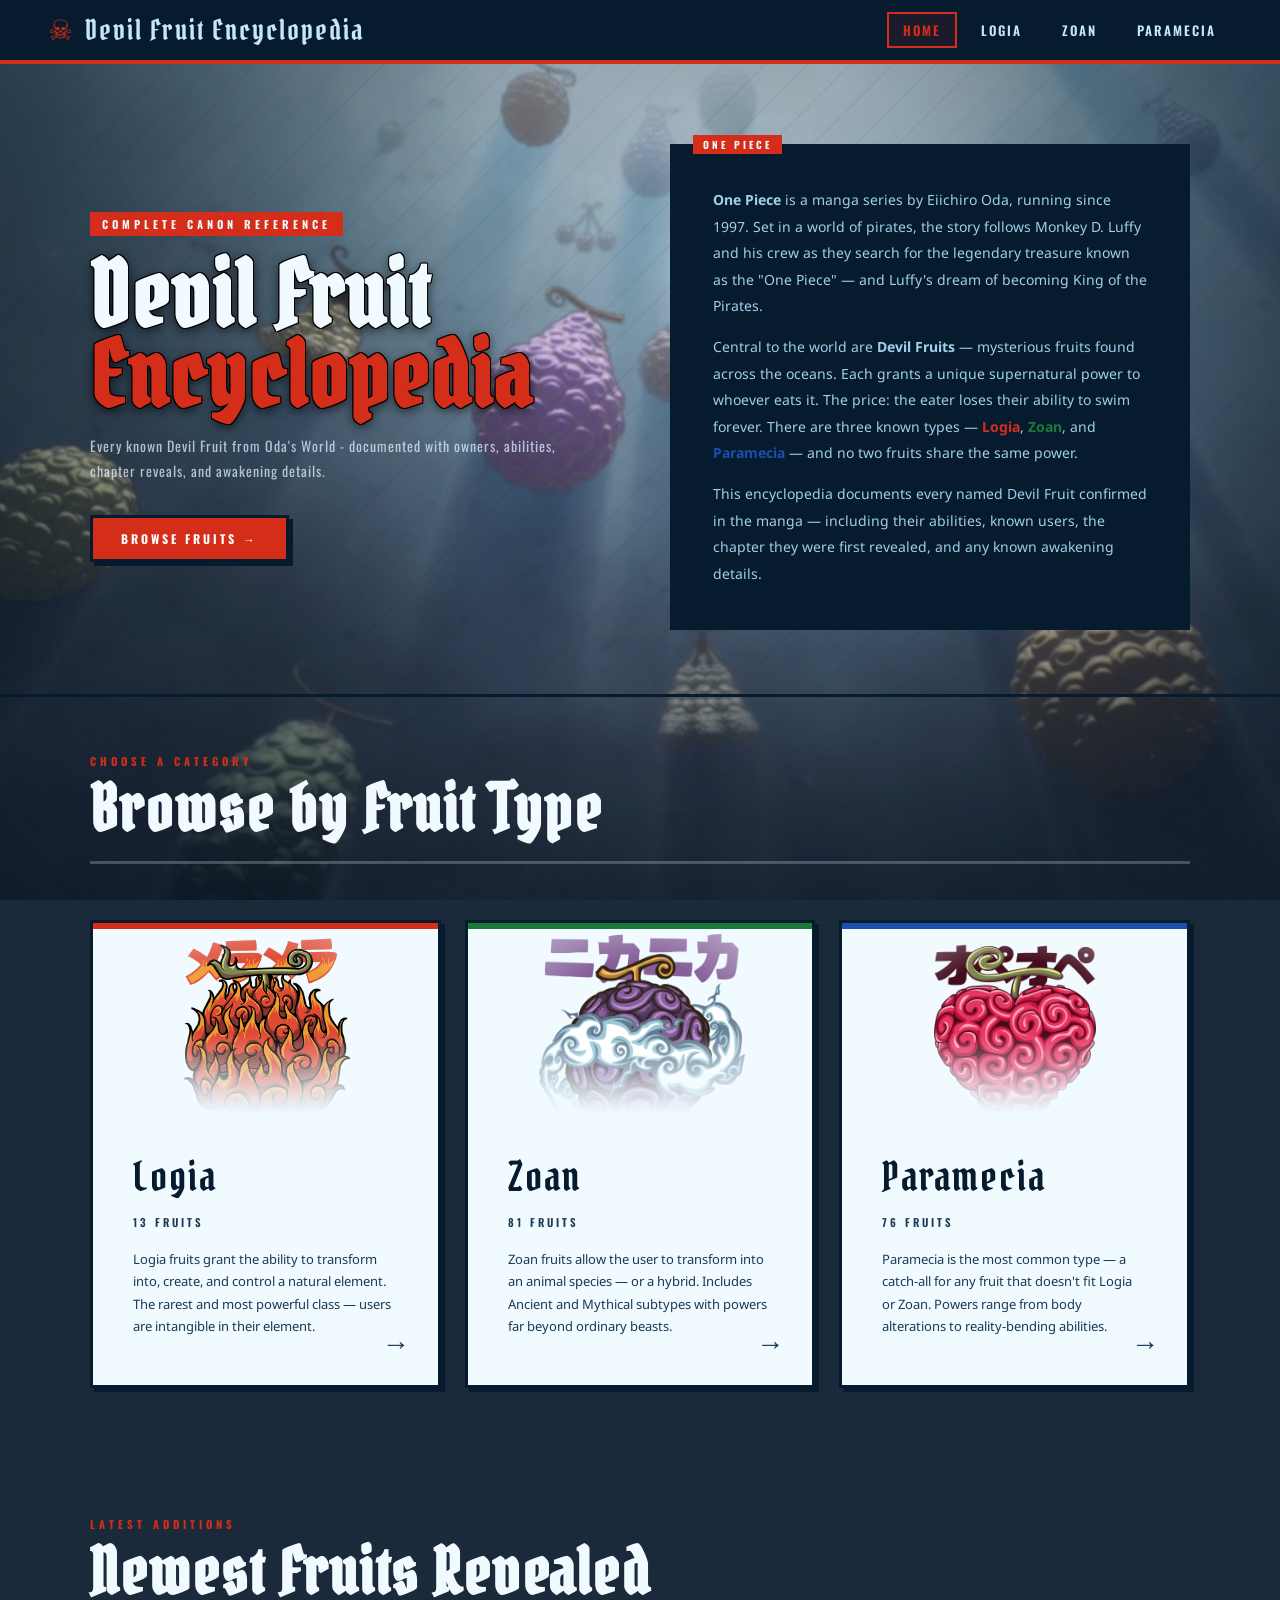
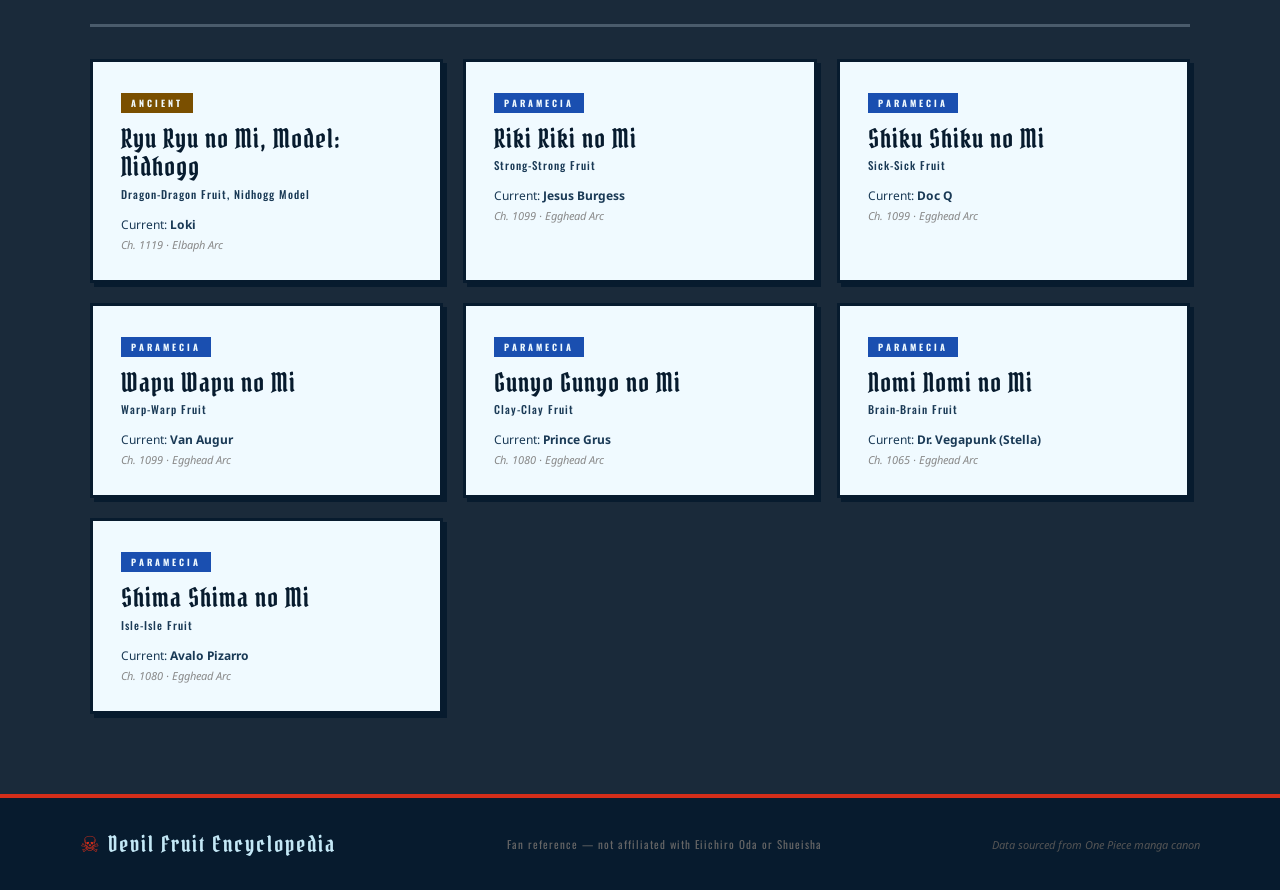
<file: index.html>
<!DOCTYPE html>
<html lang="en">
<head>
  <meta charset="UTF-8">
  <meta name="viewport" content="width=device-width, initial-scale=1.0">
  <title>Devil Fruit Encyclopedia</title>
  <link rel="stylesheet" href="styles/style.css">
</head>
<body>

  <nav class="nav">
    <a href="index.html" class="nav-logo"><span class="nav-logo-devil">☠</span><span class="nav-logo-text"> Devil Fruit Encyclopedia</span></a>
    <ul class="nav-links">
      <li><a href="index.html" class="active">Home</a></li>
      <li><a href="logia.html">Logia</a></li>
      <li><a href="zoan.html">Zoan</a></li>
      <li><a href="paramecia.html">Paramecia</a></li>
    </ul>
  </nav>

  <!--Hero Box-->
  <section class="hero">
    <div class="hero-panel-lines"></div>
    <div class="hero-inner">
      <div>
        <div class="hero-tag">Complete Canon Reference</div>
        <h1 class="hero-title">Devil Fruit<span>Encyclopedia</span></h1>
        <p class="hero-subtitle">Every known Devil Fruit from Oda's World - documented with owners, abilities, chapter reveals, and awakening details. </p>
        <a href="logia.html" style="display:inline-block; font-family:var(--font-head); font-size:12px; font-weight:700; letter-spacing:3px; text-transform:uppercase; background:var(--red); color:#fff; padding:12px 28px; text-decoration:none; border:3px solid var(--ink); box-shadow:var(--shadow); transition:transform 0.15s, box-shadow 0.15s;" onmouseover="this.style.transform='translate(-3px,-3px)';this.style.boxShadow='7px 7px 0 var(--ink)'" onmouseout="this.style.transform='';this.style.boxShadow='4px 4px 0 var(--ink)'">Browse Fruits →</a>
      </div>
      <div class="hero-box">
        <p><strong>One Piece</strong> is a manga series by Eiichiro Oda, running since 1997. Set in a world of pirates, the story follows Monkey D. Luffy and his crew as they search for the legendary treasure known as the "One Piece" — and Luffy's dream of becoming King of the Pirates.</p>
        <p>Central to the world are <strong>Devil Fruits</strong> — mysterious fruits found across the oceans. Each grants a unique supernatural power to whoever eats it. The price: the eater loses their ability to swim forever. There are three known types — <strong style="color:var(--logia)">Logia</strong>, <strong style="color:var(--zoan)">Zoan</strong>, and <strong style="color:var(--paramecia)">Paramecia</strong> — and no two fruits share the same power.</p>
        <p>This encyclopedia documents every named Devil Fruit confirmed in the manga — including their abilities, known users, the chapter they were first revealed, and any known awakening details.</p>
      </div>
    </div>
  </section>
  
  <!--Fruit Type Buttons-->
<div class="sec-head">
  <span class="sec-label">Choose a Category</span>
  <h2 class="sec-title">Browse by Fruit Type</h2>
</div>
<div class="type-buttons">
  <a href="logia.html" class="type-btn type-btn--logia">
    <img class="type-btn-img" src="images/merameranomi.png" alt="Mera Mera no Mi">
    <span class="type-btn-name">Logia</span>
    <span class="type-btn-count" id="logia-count">— Fruits</span>
    <p class="type-btn-desc">Logia fruits grant the ability to transform into, create, and control a natural element. The rarest and most powerful class — users are intangible in their element.</p>
    <span class="type-btn-arrow">→</span>
  </a>
  <a href="zoan.html" class="type-btn type-btn--zoan">
    <img class="type-btn-img" src="images/hitohitonominika.webp" alt="Hito Hito no Mi, Model: Nika">
    <span class="type-btn-name">Zoan</span>
    <span class="type-btn-count" id="zoan-count">— Fruits</span>
    <p class="type-btn-desc">Zoan fruits allow the user to transform into an animal species — or a hybrid. Includes Ancient and Mythical subtypes with powers far beyond ordinary beasts.</p>
    <span class="type-btn-arrow">→</span>
  </a>
  <a href="paramecia.html" class="type-btn type-btn--paramecia">
    <img class="type-btn-img" src="images/opeopenomi.webp" alt="Ope Ope no Mi">
    <span class="type-btn-name">Paramecia</span>
    <span class="type-btn-count" id="paramecia-count">— Fruits</span>
    <p class="type-btn-desc">Paramecia is the most common type — a catch-all for any fruit that doesn't fit Logia or Zoan. Powers range from body alterations to reality-bending abilities.</p>
    <span class="type-btn-arrow">→</span>
  </a>
</div>

<!--Newest Fruits Section-->
<div class="sec-head" style="margin-top:16px;">
  <span class="sec-label">Latest Additions</span>
  <h2 class="sec-title">Newest Fruits Revealed</h2>
</div>
<div class="recent-section">
  <div class="recent-grid" id="recent-grid"></div>
</div>

<footer class="footer">
  <div class="footer-logo"><span>☠</span> Devil Fruit Encyclopedia</div>
  <div class="footer-copy">Fan reference — not affiliated with Eiichiro Oda or Shueisha</div>
  <div class="footer-note">Data sourced from One Piece manga canon</div>
</footer>

<!--Modal-->
<div class="modal-overlay" id="modal-overlay">
  <div class="modal" id="modal">
    <div class="modal-header">
      <div class="modal-type-bar" id="modal-type-bar"></div>
      <div class="modal-name" id="modal-name"></div>
      <div class="modal-english" id="modal-english"></div>
      <button class="modal-close" id="modal-close">✕</button>
    </div>
    <div class="modal-body">
      <div class="modal-section">
        <span class="modal-section-label">Ability</span>
        <p class="modal-section-text" id="modal-ability"></p>
      </div>
      <div class="modal-section">
        <span class="modal-section-label">Reveal</span>
        <div class="modal-meta-grid">
          <div class="modal-meta-item">
            <span class="modal-meta-label">Chapter</span>
            <span class="modal-meta-value" id="modal-chapter"></span>
          </div>
          <div class="modal-meta-item">
            <span class="modal-meta-label">Arc</span>
            <span class="modal-meta-value" id="modal-arc"></span>
          </div>
        </div>
      </div>
      <div class="modal-section" id="modal-owners-section">
        <span class="modal-section-label">Known Users</span>
        <ul class="owners-list" id="modal-owners"></ul>
      </div>
      <div class="modal-section" id="modal-awakening-section" style="display:none;">
        <span class="modal-section-label">Awakening</span>
        <div class="awakening-box"><p id="modal-awakening-text"></p></div>
      </div>
    </div>
  </div>
</div>

<script src="scripts/data.js"></script>
<script src="scripts/fruit-page.js"></script>
<script>
  // Populate counts
  document.getElementById('logia-count').textContent = devilFruits.logia.length + ' Fruits';
  document.getElementById('zoan-count').textContent = devilFruits.zoan.length + ' Fruits';
  document.getElementById('paramecia-count').textContent = devilFruits.paramecia.length + ' Fruits';

  // Build recent grid
  const recentGrid = document.getElementById('recent-grid');

  const allFruits = [
    ...devilFruits.logia.map(f => ({ ...f, category: 'Logia' })),
    ...devilFruits.zoan.map(f => ({ ...f, category: 'Zoan' })),
    ...devilFruits.paramecia.map(f => ({ ...f, category: 'Paramecia' }))
  ];

  let recent = allFruits.filter(f => f.recent);
  if (recent.length === 0) {
    // Fall back to highest chapter numbers
    recent = [...allFruits].sort((a, b) => (b.chapter || 0) - (a.chapter || 0)).slice(0, 6);
  }

  recentGrid.innerHTML = recent.map((f, i) => {
    const typeLabel = getTypeLabel(f, f.category);
    return `
      <div class="recent-card" data-index="${i}">
        <span class="recent-card-type recent-card-type--${typeLabel}">${typeLabel}</span>
        ${f.artificial ? '<span class="recent-card-type recent-card-type--artificial">Artificial</span>' : ''}
        <div class="recent-card-name">${f.name}</div>
        <div class="recent-card-english">${f.englishName}</div>
        <div class="recent-card-owner">Current: <strong>${f.currentOwner}</strong></div>
        <div class="recent-card-arc">Ch. ${f.chapter || '?'} · ${f.arc}</div>
      </div>
    `;
  }).join('');

  recentGrid.addEventListener('click', e => {
    const card = e.target.closest('.recent-card');
    if (card) openModal(recent[card.dataset.index], recent[card.dataset.index].category);
  });

  initModal();
</script>

</body>
</html>
</file>
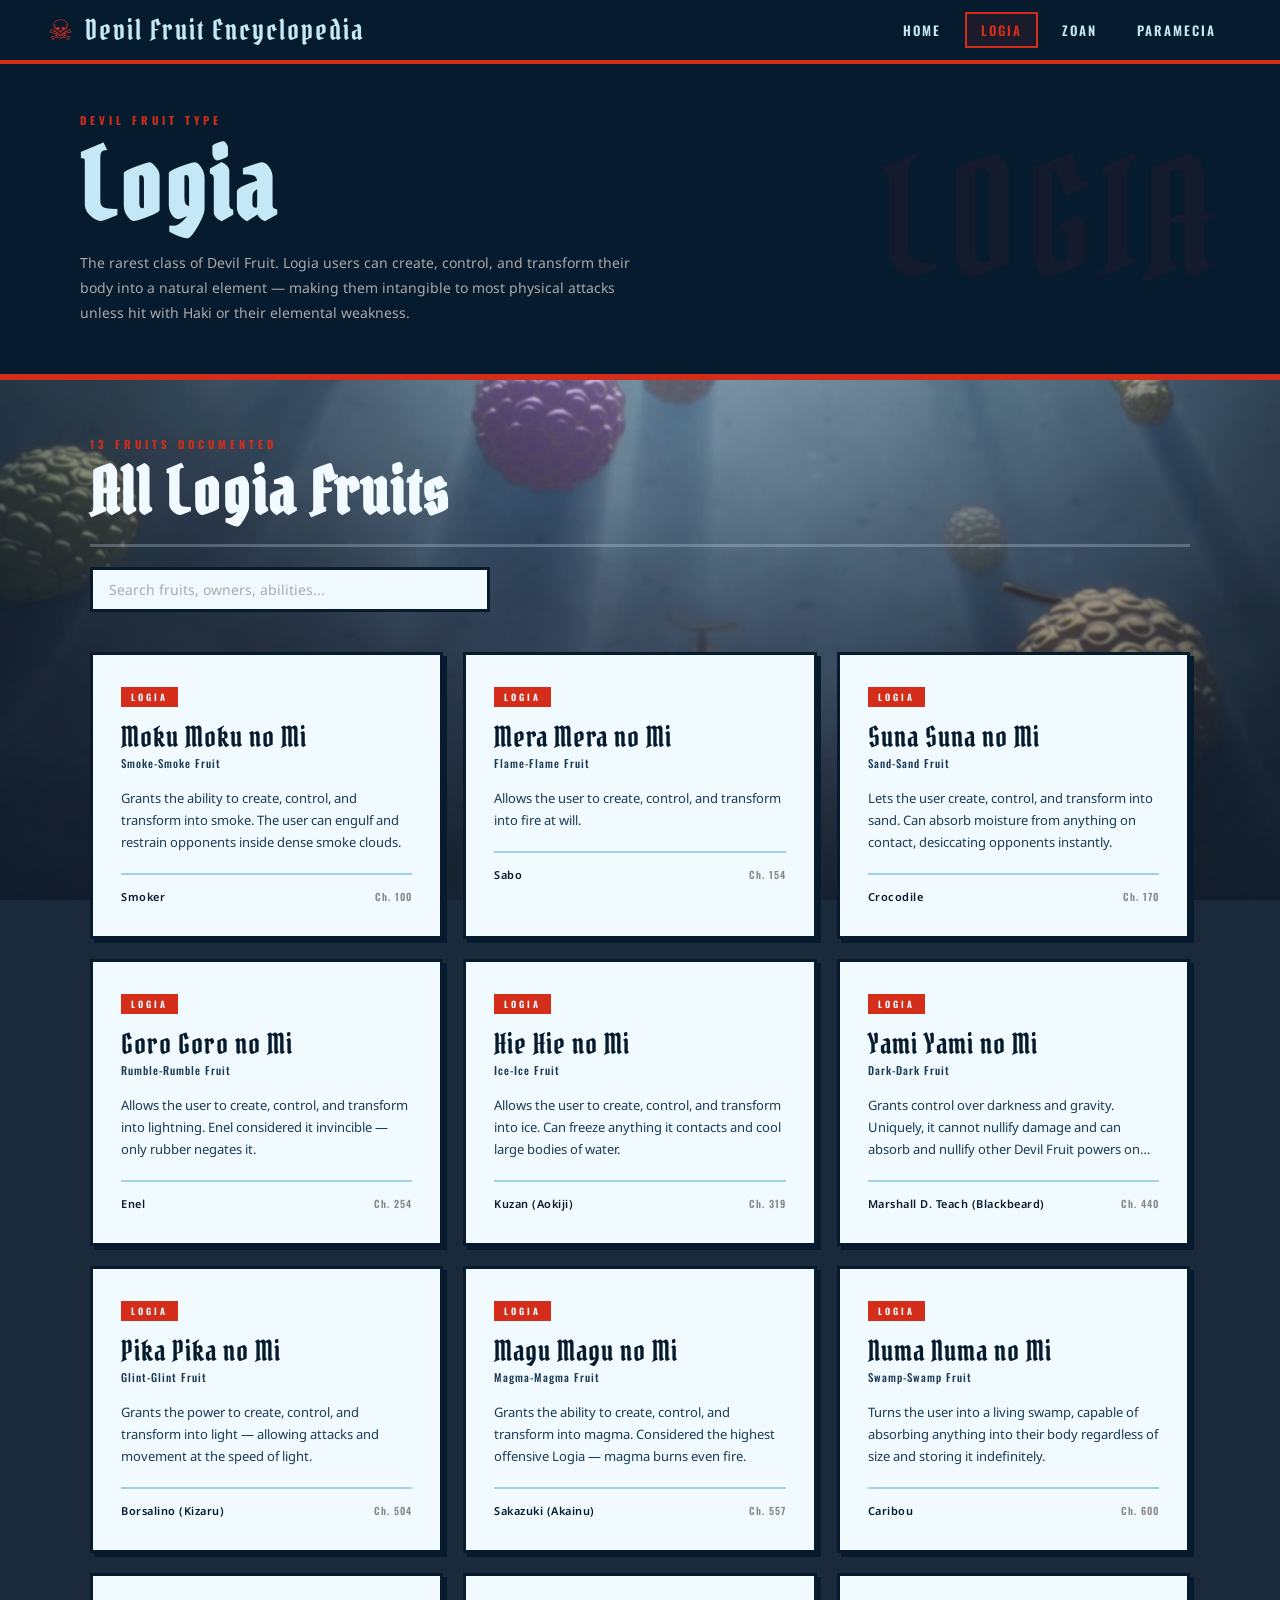
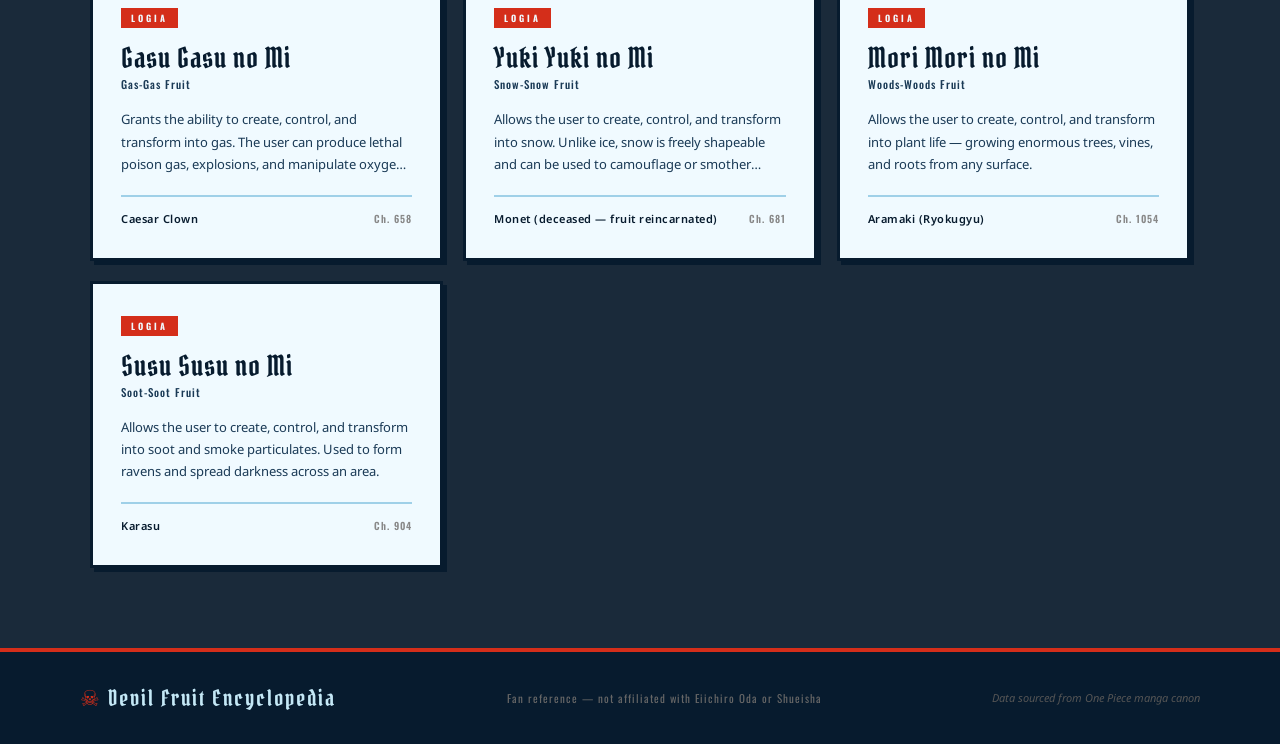
<file: logia.html>
<!DOCTYPE html>
<html lang="en">
<head>
  <meta charset="UTF-8">
  <meta name="viewport" content="width=device-width, initial-scale=1.0">
  <title>Logia Fruits — Devil Fruit Encyclopedia</title>
  <link rel="stylesheet" href="styles/style.css">
  <style>
    .hero-cat {
      position: relative; z-index: 1;
      background: var(--ink); padding: 48px 80px;
      border-bottom: 6px solid var(--logia);
      overflow: hidden;
    }
    .hero-cat::before {
      content: 'LOGIA';
      position: absolute; right: 60px; top: 50%;
      transform: translateY(-50%);
      font-family: var(--font-display);
      font-size: 160px; color: rgba(204,31,31,0.07);
      letter-spacing: 8px; pointer-events: none;
    }
    .hero-cat-label {
      font-family: var(--font-head); font-size: 11px; font-weight: 700;
      letter-spacing: 4px; text-transform: uppercase;
      color: var(--logia); margin-bottom: 10px; display: block;
    }
    .hero-cat-title {
      font-family: var(--font-display);
      font-size: clamp(48px, 8vw, 96px);
      color: var(--paper); letter-spacing: 4px;
      line-height: 1; margin-bottom: 16px;
    }
    .hero-cat-desc {
      font-size: 14px; color: #aaa; max-width: 560px; line-height: 1.8;
    }
  </style>
</head>
<body>

<nav class="nav">
  <a href="index.html" class="nav-logo"><span class="nav-logo-devil">☠</span><span class="nav-logo-text"> Devil Fruit Encyclopedia</span></a>
  <ul class="nav-links">
    <li><a href="index.html">Home</a></li>
    <li><a href="logia.html" class="active">Logia</a></li>
    <li><a href="zoan.html">Zoan</a></li>
    <li><a href="paramecia.html">Paramecia</a></li>
  </ul>
</nav>

<div class="hero-cat">
  <span class="hero-cat-label">Devil Fruit Type</span>
  <h1 class="hero-cat-title">Logia</h1>
  <p class="hero-cat-desc">The rarest class of Devil Fruit. Logia users can create, control, and transform their body into a natural element — making them intangible to most physical attacks unless hit with Haki or their elemental weakness.</p>
</div>

<div class="sec-head">
  <span class="sec-label" id="fruit-count"></span>
  <h2 class="sec-title">All Logia Fruits</h2>
</div>

<div class="search-bar">
  <input class="search-input" id="search" type="text" placeholder="Search fruits, owners, abilities...">
</div>

<div class="fruit-grid" id="fruit-grid"></div>

<footer class="footer">
  <div class="footer-logo"><span>☠</span> Devil Fruit Encyclopedia</div>
  <div class="footer-copy">Fan reference — not affiliated with Eiichiro Oda or Shueisha</div>
  <div class="footer-note">Data sourced from One Piece manga canon</div>
</footer>

<!-- MODAL -->
<div class="modal-overlay" id="modal-overlay">
  <div class="modal">
    <div class="modal-header">
      <div class="modal-type-bar" id="modal-type-bar"></div>
      <div class="modal-name" id="modal-name"></div>
      <div class="modal-english" id="modal-english"></div>
      <button class="modal-close" id="modal-close">✕</button>
    </div>
    <div class="modal-body">
      <div class="modal-section">
        <span class="modal-section-label">Ability</span>
        <p class="modal-section-text" id="modal-ability"></p>
      </div>
      <div class="modal-section">
        <span class="modal-section-label">Reveal</span>
        <div class="modal-meta-grid">
          <div class="modal-meta-item">
            <span class="modal-meta-label">Chapter</span>
            <span class="modal-meta-value" id="modal-chapter"></span>
          </div>
          <div class="modal-meta-item">
            <span class="modal-meta-label">Arc</span>
            <span class="modal-meta-value" id="modal-arc"></span>
          </div>
        </div>
      </div>
      <div class="modal-section">
        <span class="modal-section-label">Known Users</span>
        <ul class="owners-list" id="modal-owners"></ul>
      </div>
      <div class="modal-section" id="modal-awakening-section" style="display:none;">
        <span class="modal-section-label">Awakening</span>
        <div class="awakening-box"><p id="modal-awakening-text"></p></div>
      </div>
    </div>
  </div>
</div>

<script src="scripts/data.js"></script>
<script src="scripts/fruit-page.js"></script>
<script>initPage(devilFruits.logia, 'Logia');</script>
</body>
</html>
</file>
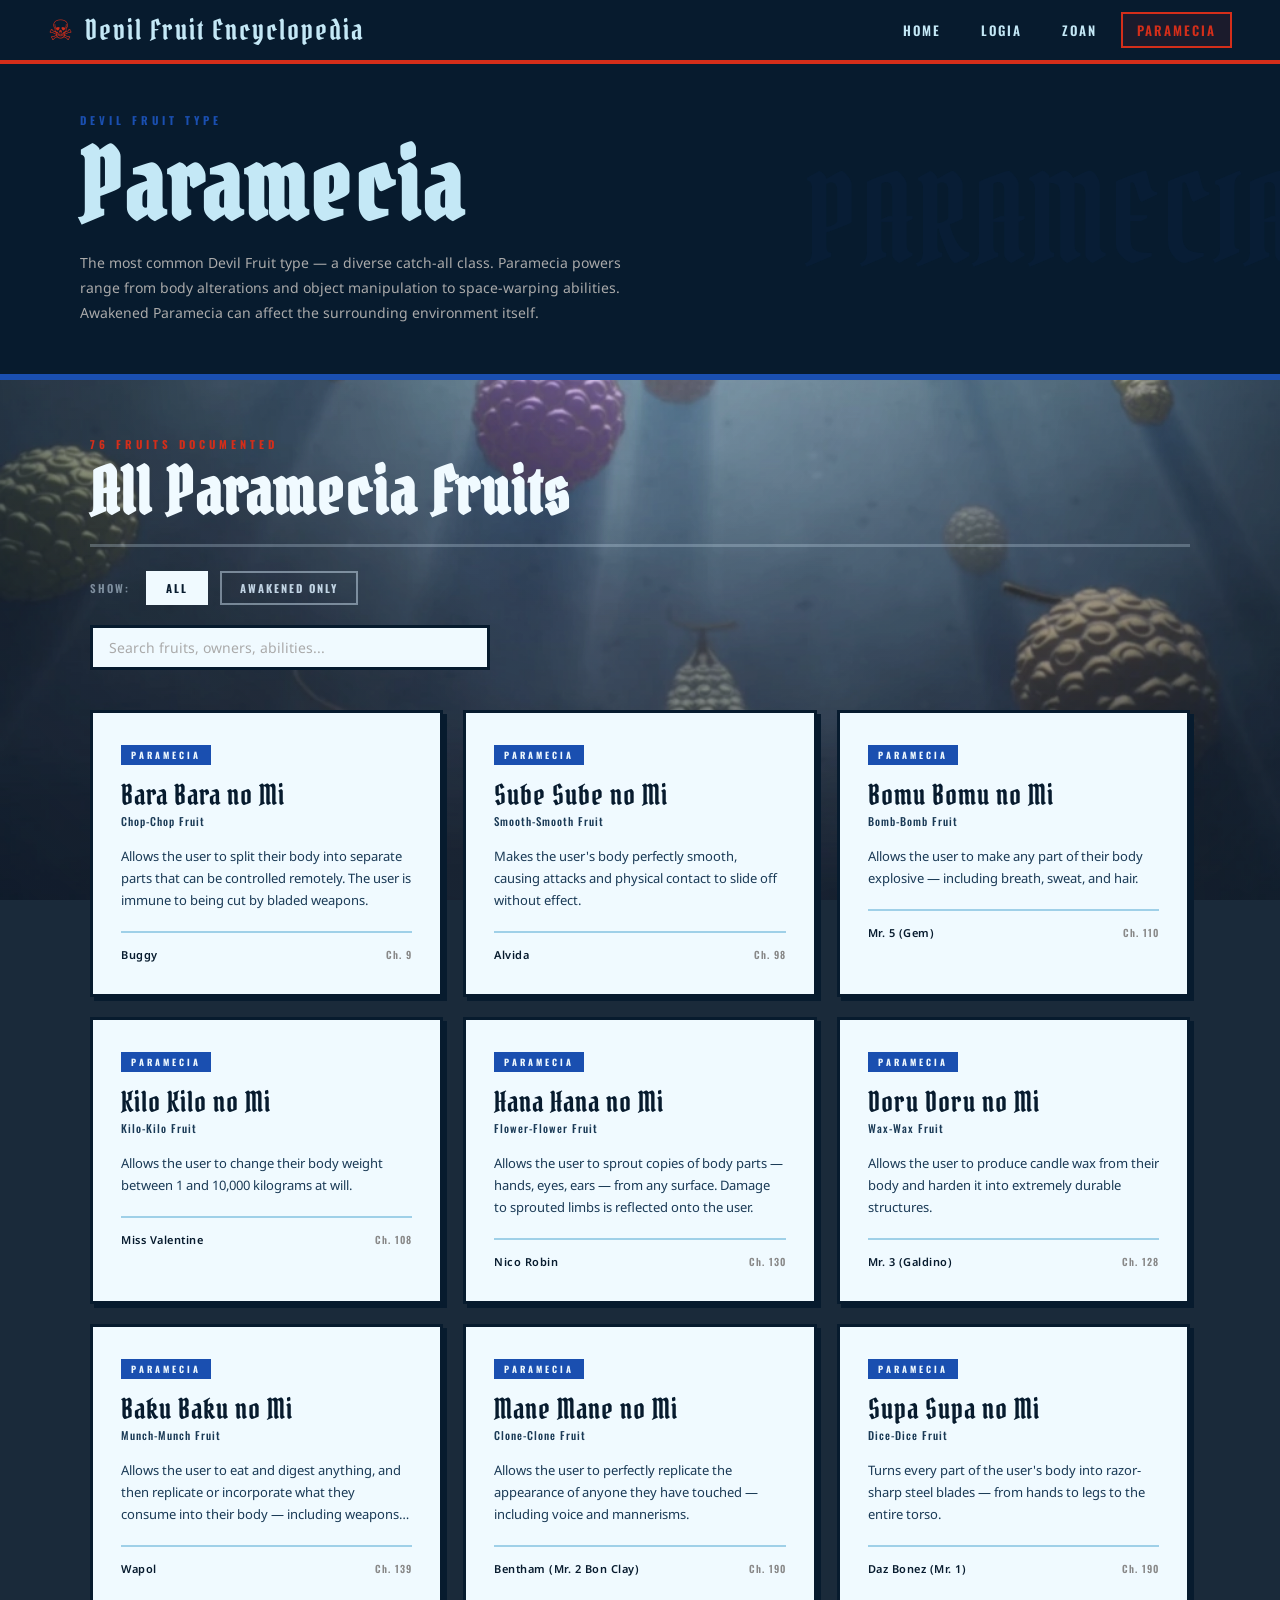
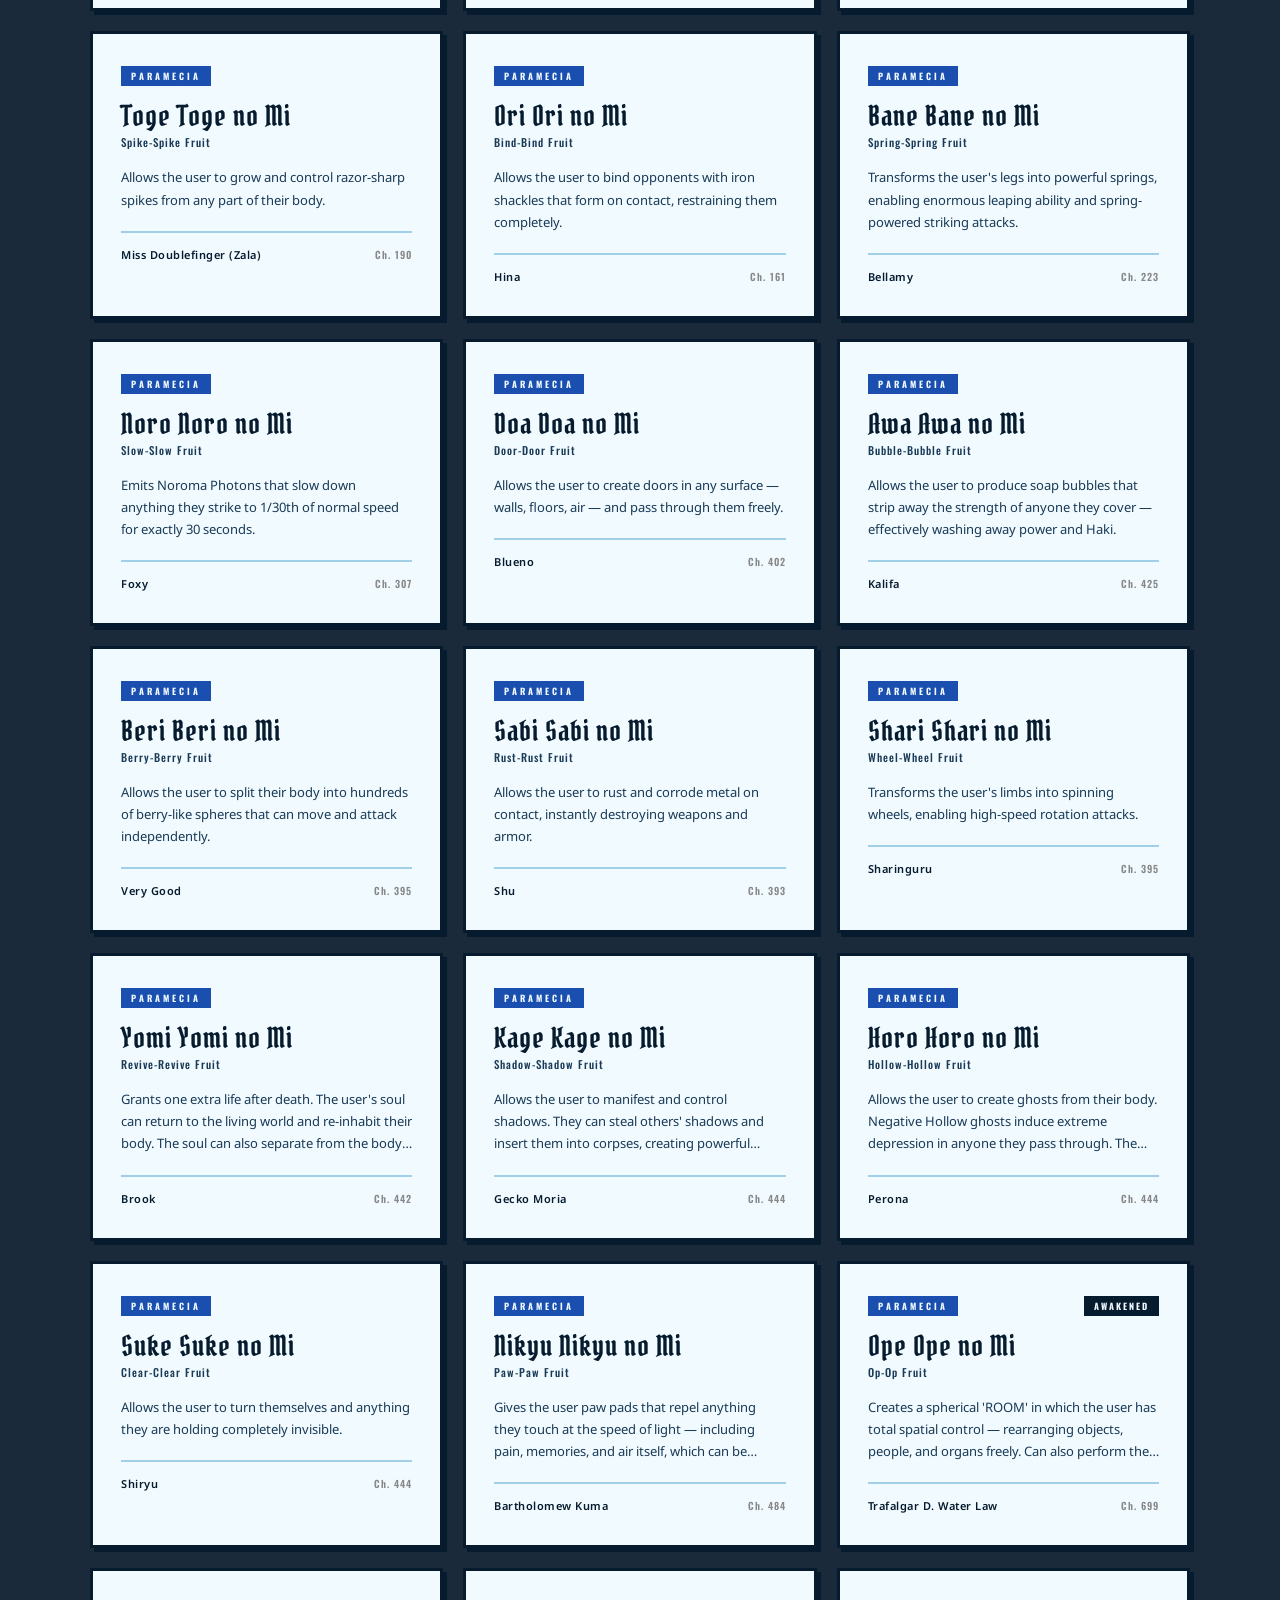
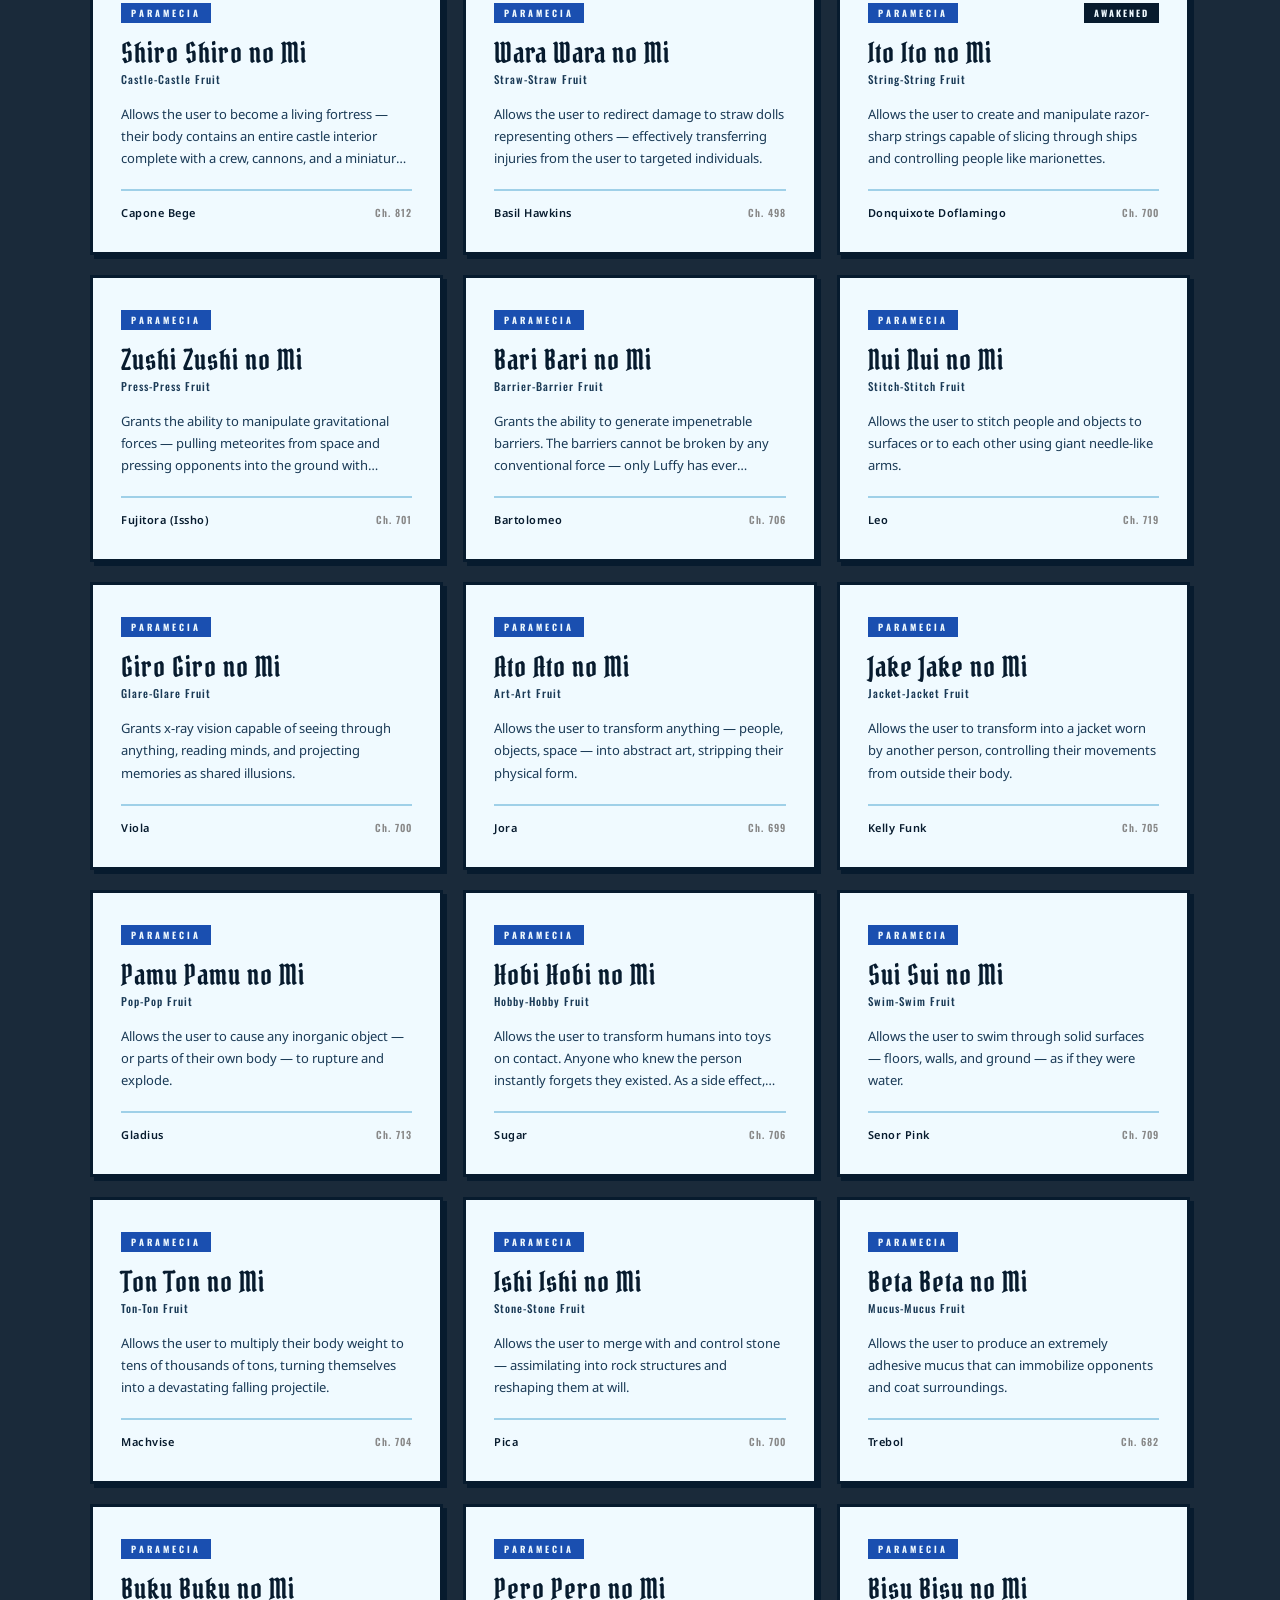
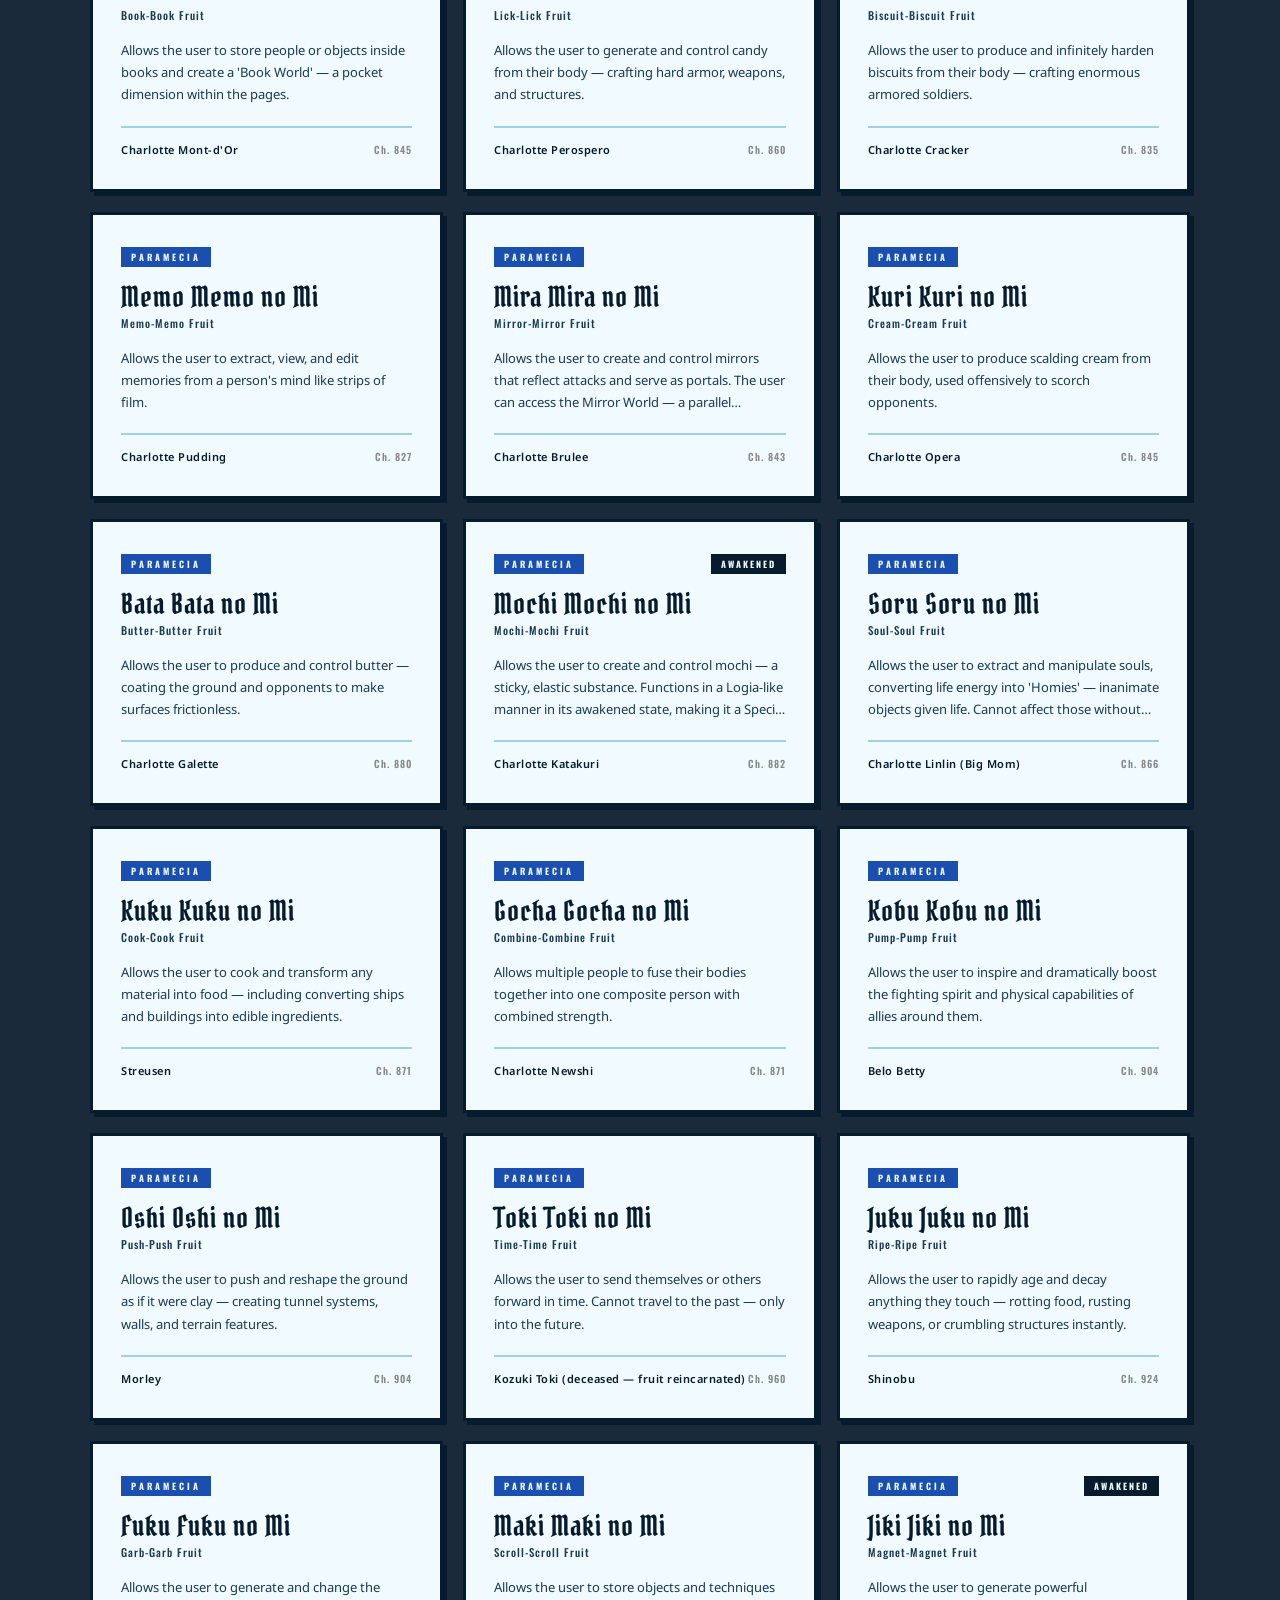
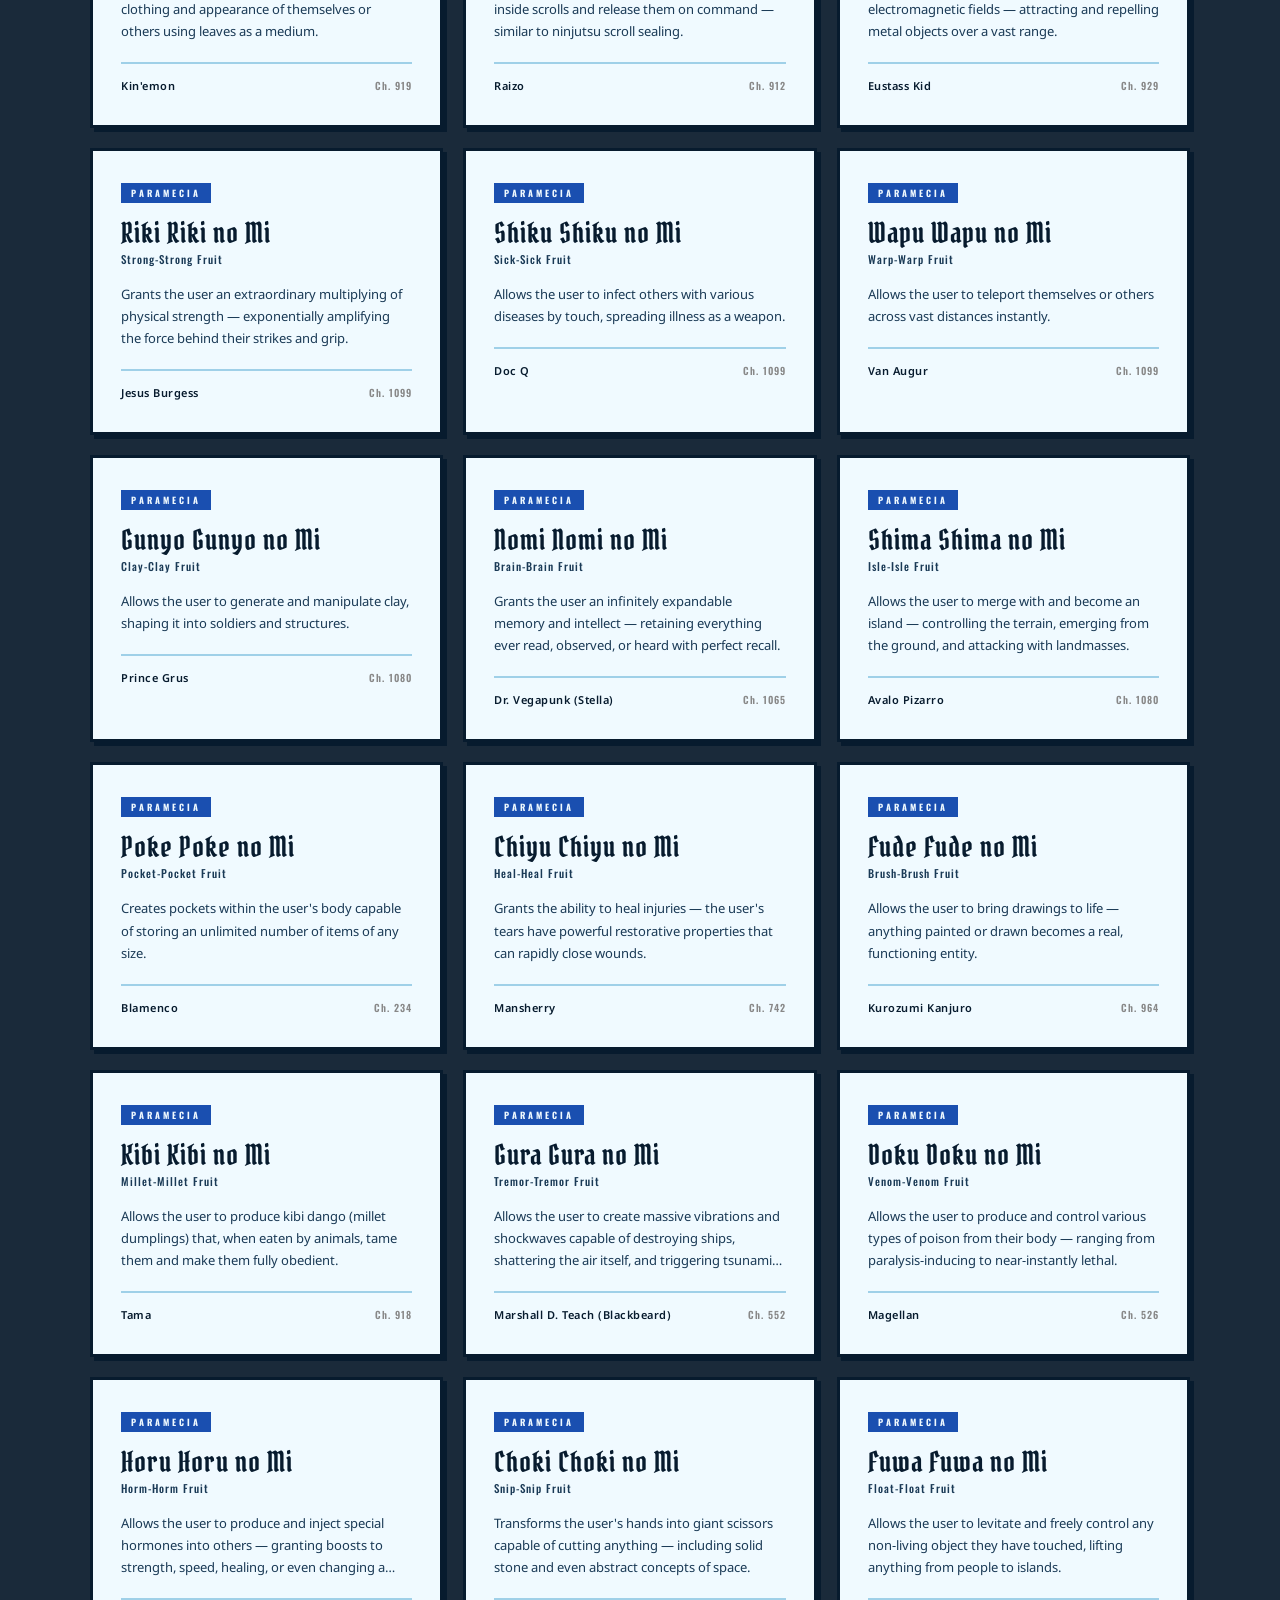
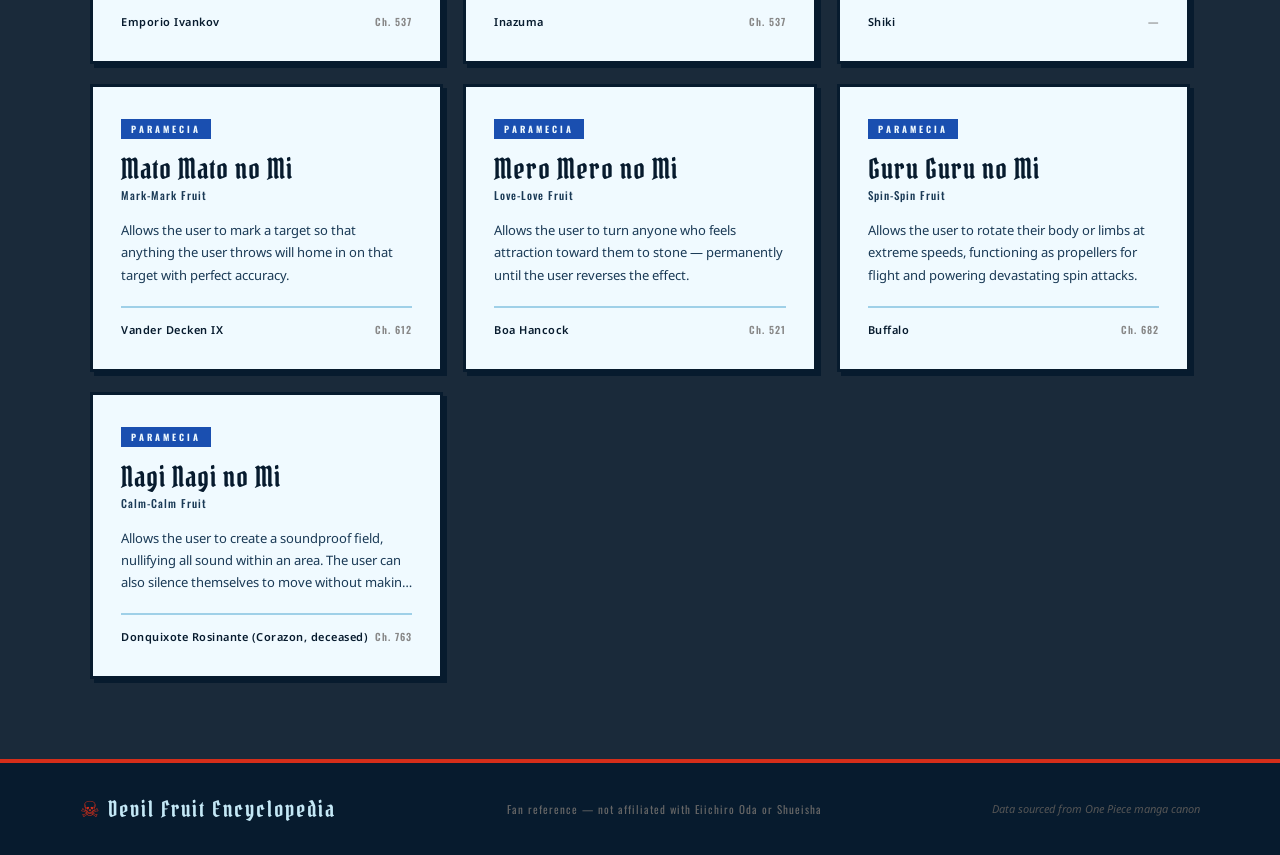
<file: paramecia.html>
<!DOCTYPE html>
<html lang="en">
<head>
  <meta charset="UTF-8">
  <meta name="viewport" content="width=device-width, initial-scale=1.0">
  <title>Paramecia Fruits — Devil Fruit Encyclopedia</title>
  <link rel="stylesheet" href="styles/style.css">
  <style>
    .hero-cat {
      position: relative; z-index: 1;
      background: var(--ink); padding: 48px 80px;
      border-bottom: 6px solid var(--paramecia);
      overflow: hidden;
    }
    .hero-cat::before {
      content: 'PARAMECIA';
      position: absolute; right: -20px; top: 50%;
      transform: translateY(-50%);
      font-family: var(--font-display);
      font-size: 120px; color: rgba(26,58,143,0.08);
      letter-spacing: 4px; pointer-events: none;
    }
    .hero-cat-label {
      font-family: var(--font-head); font-size: 11px; font-weight: 700;
      letter-spacing: 4px; text-transform: uppercase;
      color: var(--paramecia); margin-bottom: 10px; display: block;
    }
    .hero-cat-title {
      font-family: var(--font-display);
      font-size: clamp(48px, 8vw, 96px);
      color: var(--paper); letter-spacing: 4px;
      line-height: 1; margin-bottom: 16px;
    }
    .hero-cat-desc {
      font-size: 14px; color: #aaa; max-width: 560px; line-height: 1.8;
    }
  </style>
</head>
<body>

<nav class="nav">
  <a href="index.html" class="nav-logo"><span class="nav-logo-devil">☠</span><span class="nav-logo-text"> Devil Fruit Encyclopedia</span></a>
  <ul class="nav-links">
    <li><a href="index.html">Home</a></li>
    <li><a href="logia.html">Logia</a></li>
    <li><a href="zoan.html">Zoan</a></li>
    <li><a href="paramecia.html" class="active">Paramecia</a></li>
  </ul>
</nav>

<div class="hero-cat">
  <span class="hero-cat-label">Devil Fruit Type</span>
  <h1 class="hero-cat-title">Paramecia</h1>
  <p class="hero-cat-desc">The most common Devil Fruit type — a diverse catch-all class. Paramecia powers range from body alterations and object manipulation to space-warping abilities. Awakened Paramecia can affect the surrounding environment itself.</p>
</div>

<div class="sec-head">
  <span class="sec-label" id="fruit-count"></span>
  <h2 class="sec-title">All Paramecia Fruits</h2>
</div>

<div class="filter-bar">
  <span class="filter-label">Show:</span>
  <button class="filter-btn active" data-filter="all">All</button>
  <button class="filter-btn" data-filter="awakened">Awakened Only</button>
</div>

<div class="search-bar">
  <input class="search-input" id="search" type="text" placeholder="Search fruits, owners, abilities...">
</div>

<div class="fruit-grid" id="fruit-grid"></div>

<footer class="footer">
  <div class="footer-logo"><span>☠</span> Devil Fruit Encyclopedia</div>
  <div class="footer-copy">Fan reference — not affiliated with Eiichiro Oda or Shueisha</div>
  <div class="footer-note">Data sourced from One Piece manga canon</div>
</footer>

<!-- MODAL -->
<div class="modal-overlay" id="modal-overlay">
  <div class="modal">
    <div class="modal-header">
      <div class="modal-type-bar" id="modal-type-bar"></div>
      <div class="modal-name" id="modal-name"></div>
      <div class="modal-english" id="modal-english"></div>
      <button class="modal-close" id="modal-close">✕</button>
    </div>
    <div class="modal-body">
      <div class="modal-section">
        <span class="modal-section-label">Ability</span>
        <p class="modal-section-text" id="modal-ability"></p>
      </div>
      <div class="modal-section">
        <span class="modal-section-label">Reveal</span>
        <div class="modal-meta-grid">
          <div class="modal-meta-item">
            <span class="modal-meta-label">Chapter</span>
            <span class="modal-meta-value" id="modal-chapter"></span>
          </div>
          <div class="modal-meta-item">
            <span class="modal-meta-label">Arc</span>
            <span class="modal-meta-value" id="modal-arc"></span>
          </div>
        </div>
      </div>
      <div class="modal-section">
        <span class="modal-section-label">Known Users</span>
        <ul class="owners-list" id="modal-owners"></ul>
      </div>
      <div class="modal-section" id="modal-awakening-section" style="display:none;">
        <span class="modal-section-label">Awakening</span>
        <div class="awakening-box"><p id="modal-awakening-text"></p></div>
      </div>
    </div>
  </div>
</div>

<script src="scripts/data.js"></script>
<script src="scripts/fruit-page.js"></script>
<script>initPage(devilFruits.paramecia, 'Paramecia');</script>
</body>
</html>
</file>
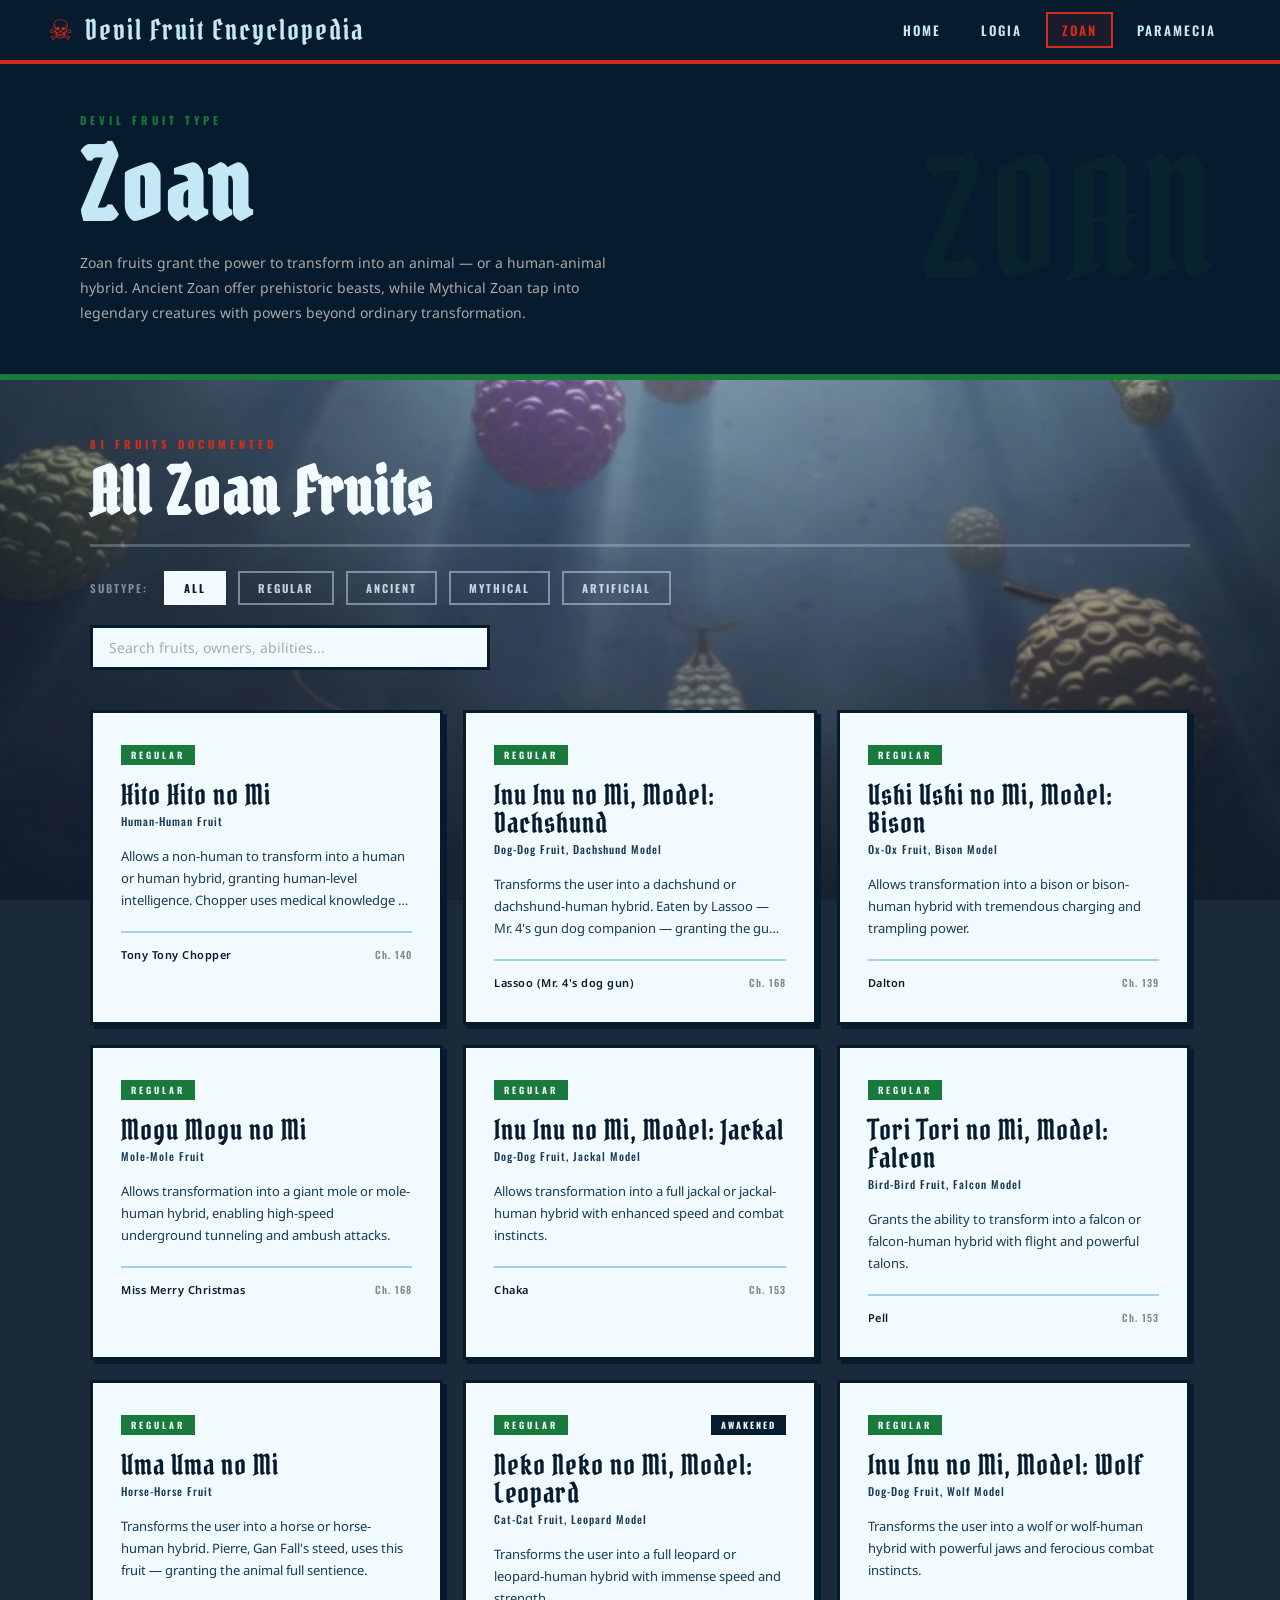
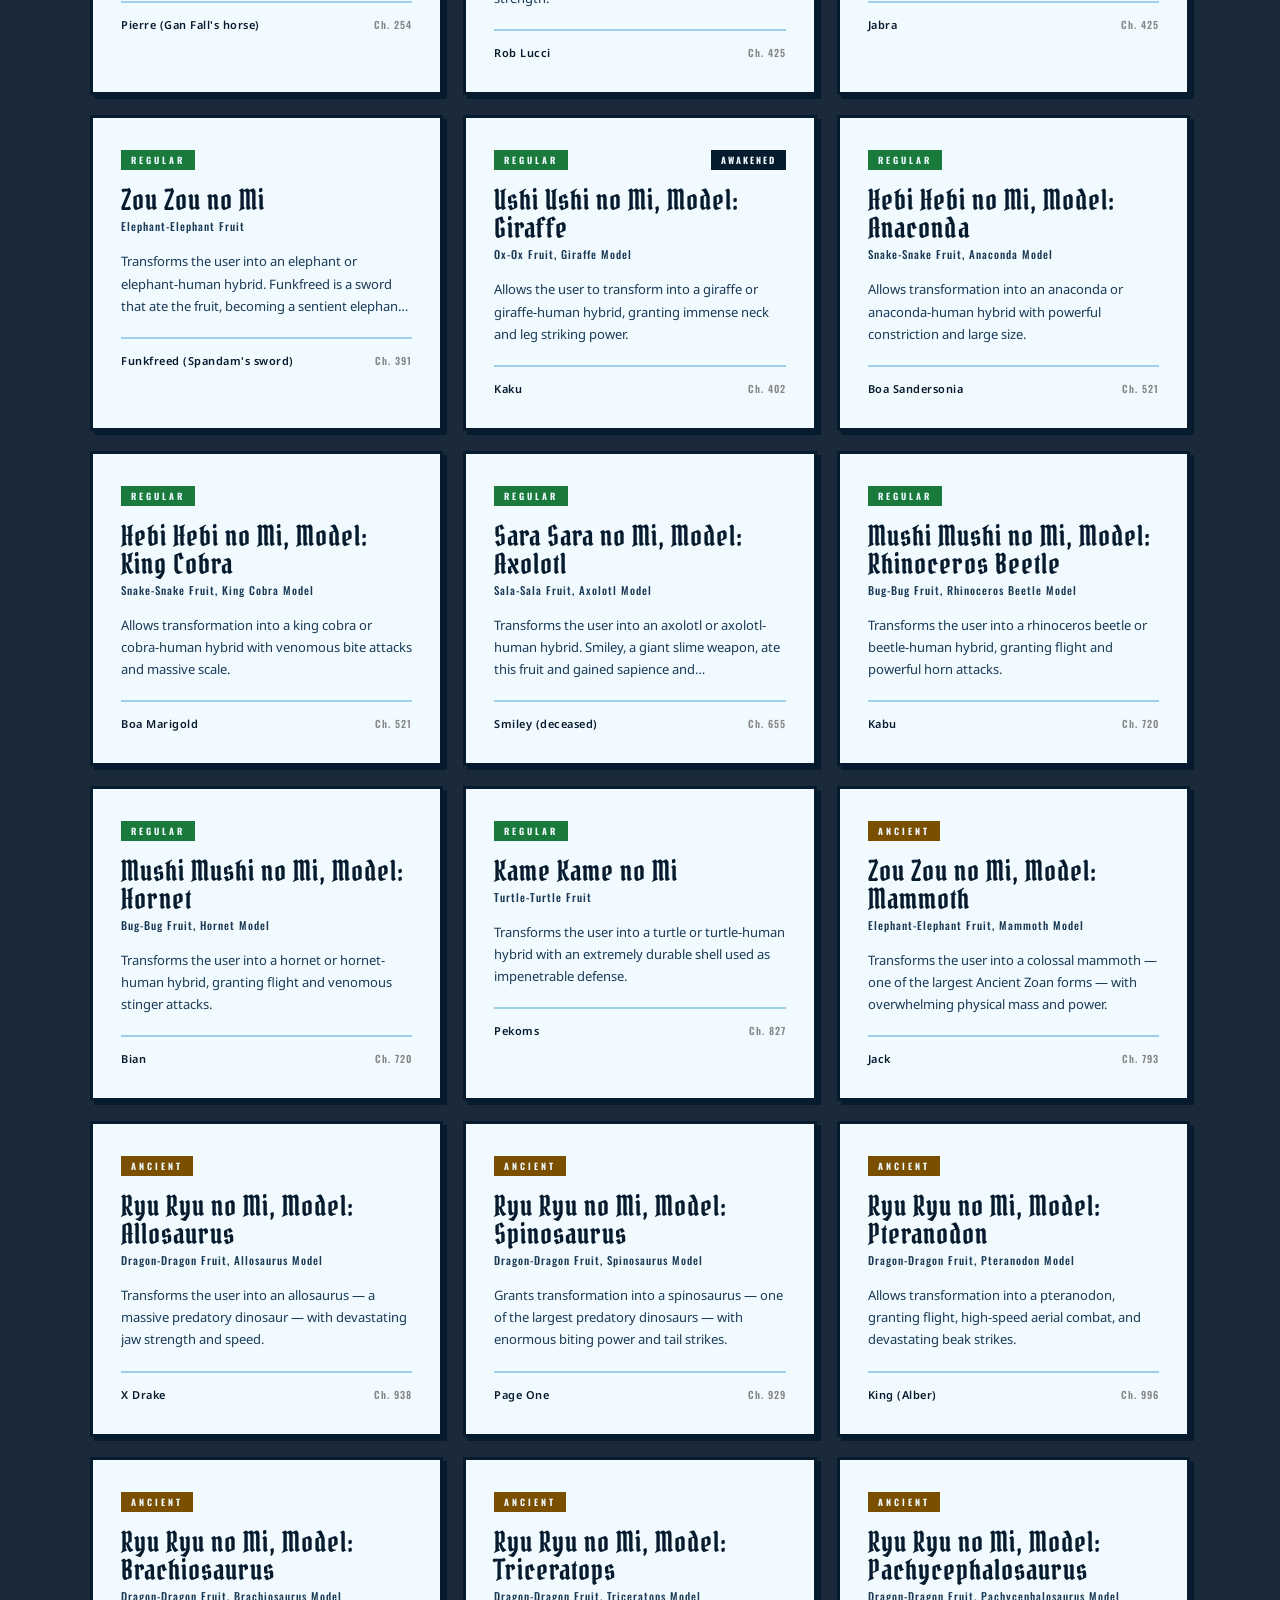
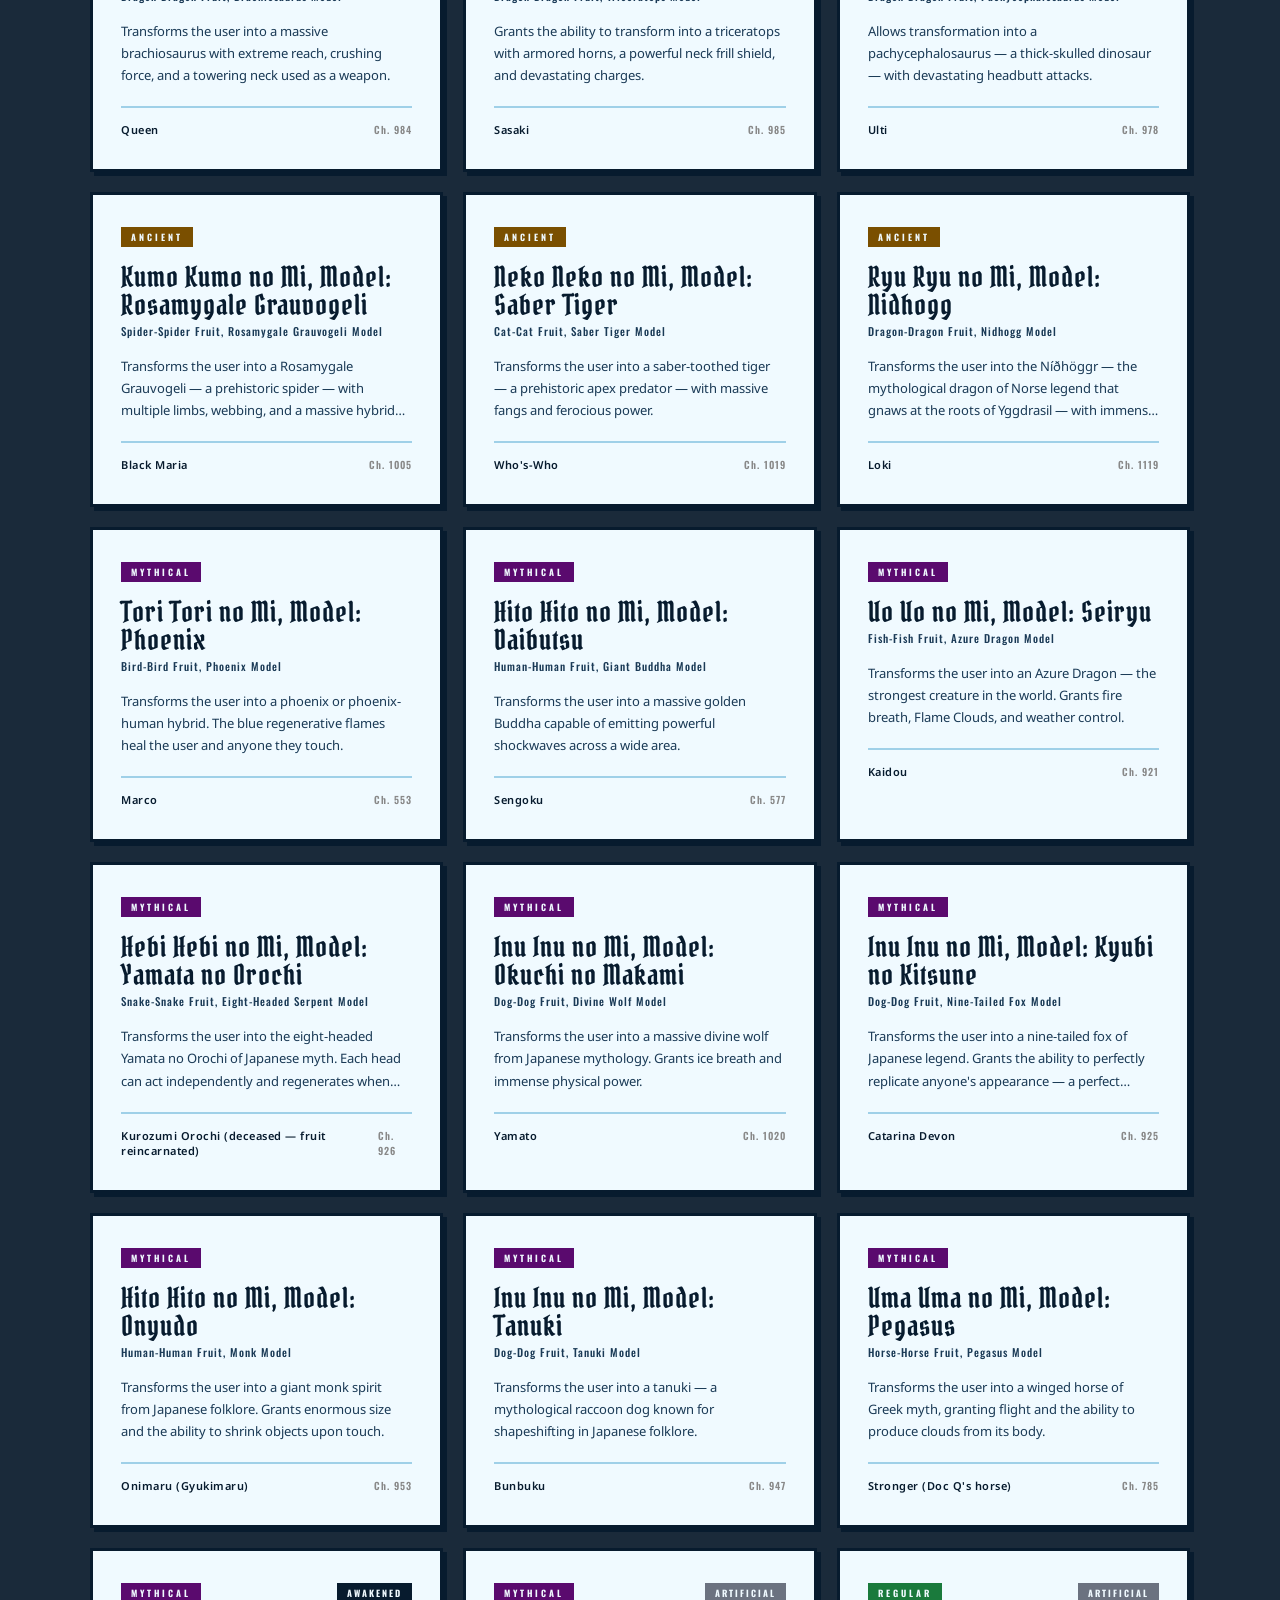
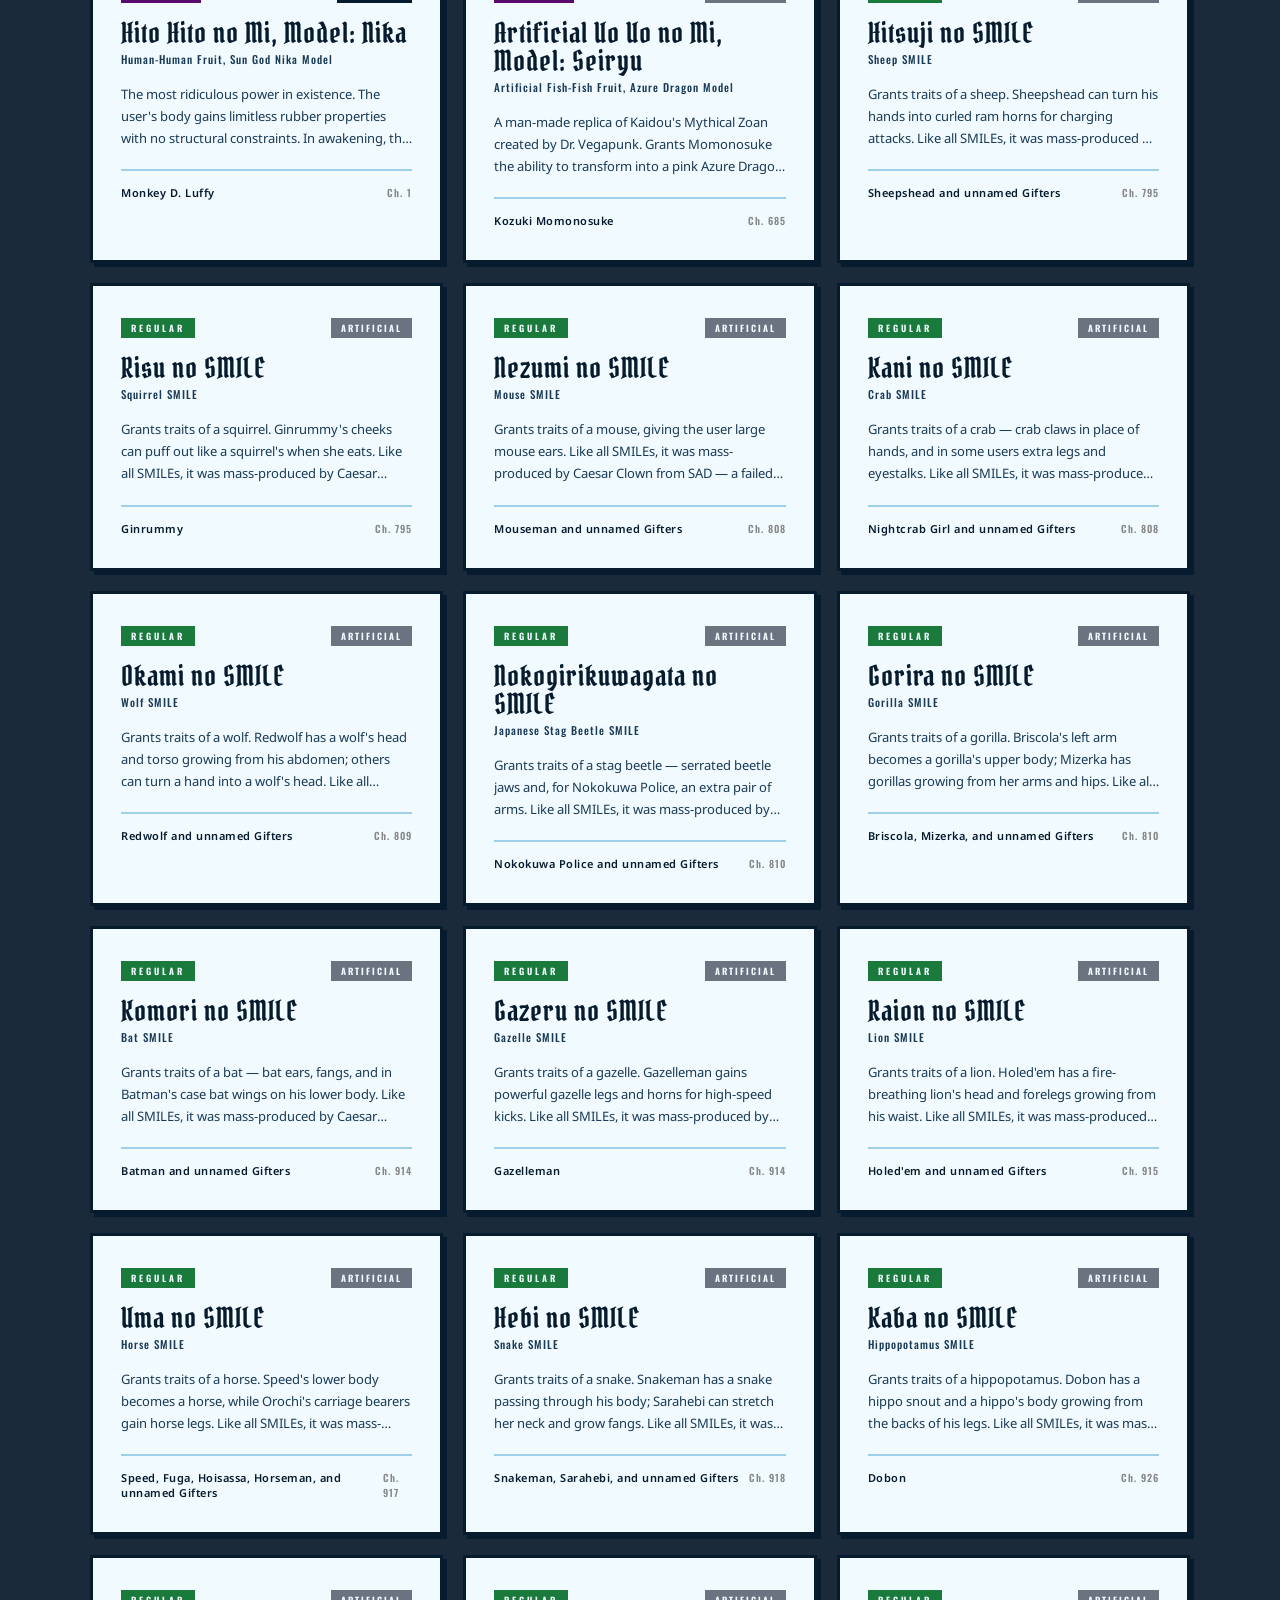
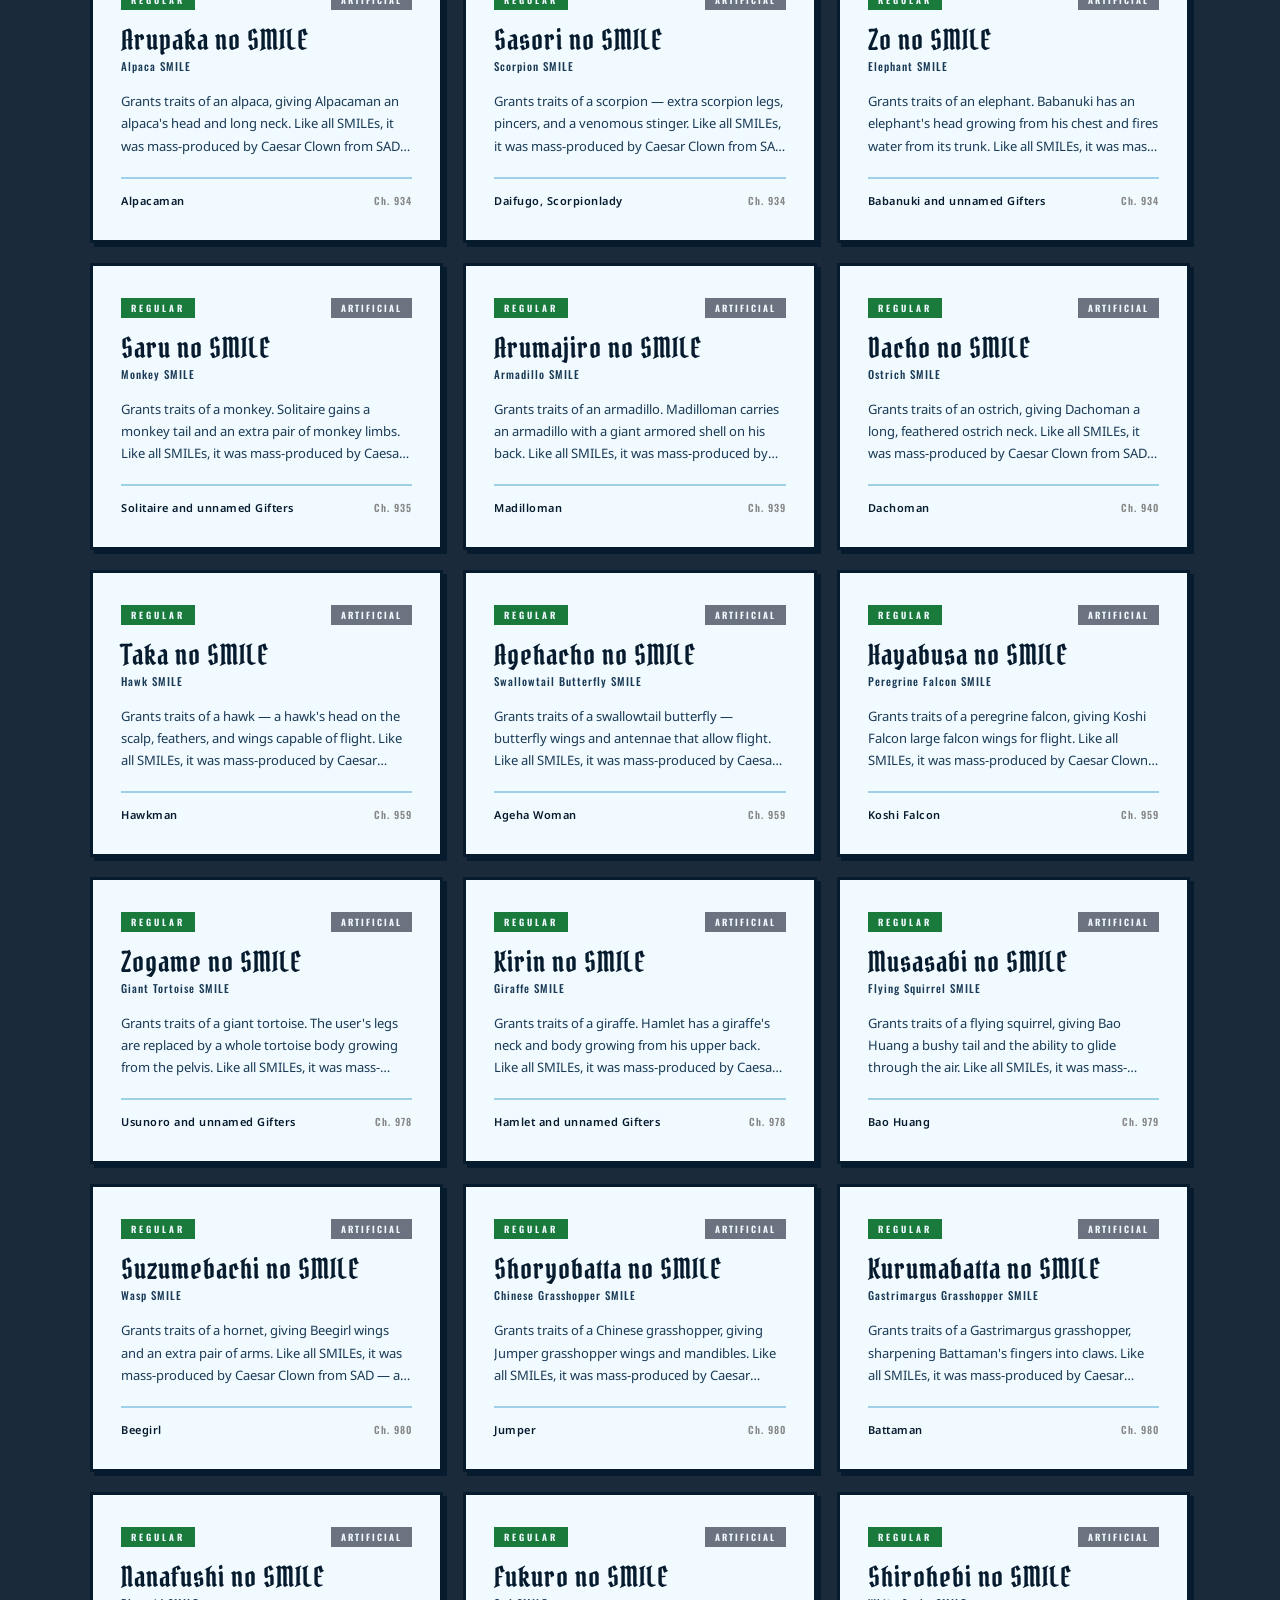
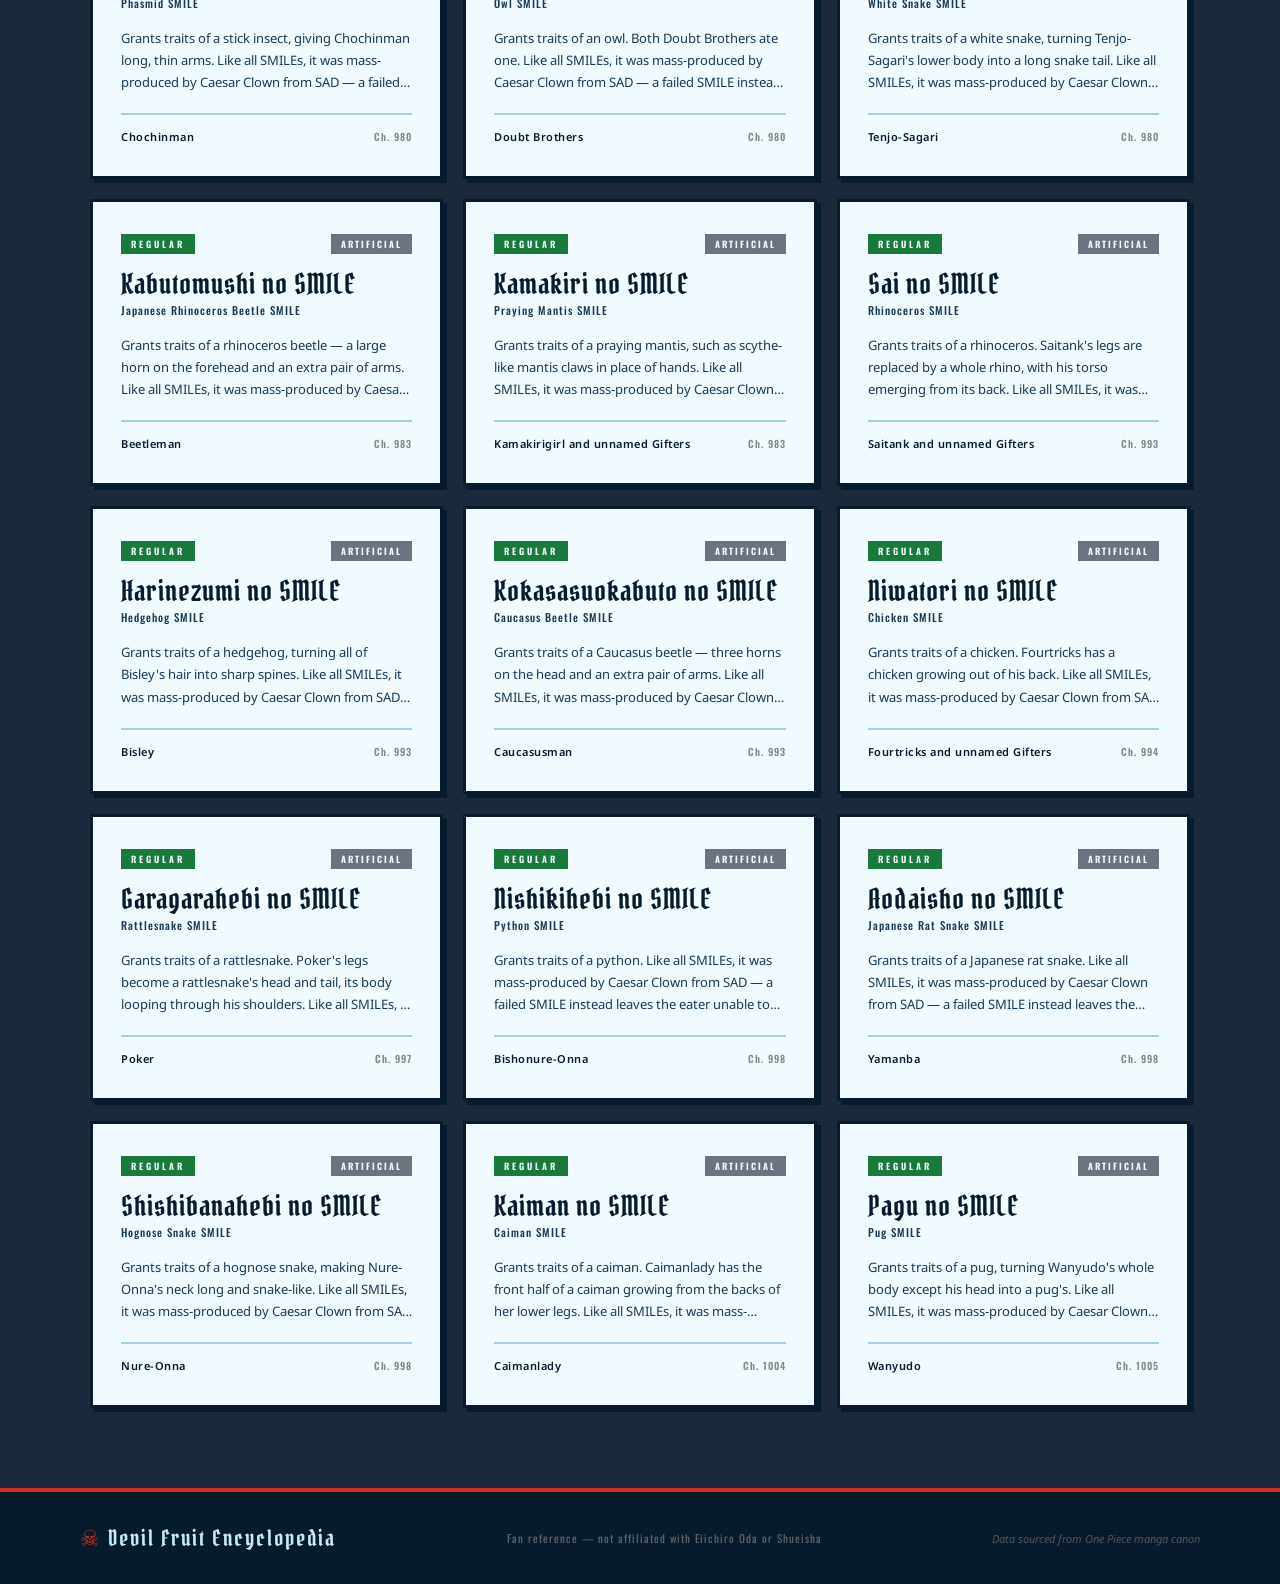
<file: zoan.html>
<!DOCTYPE html>
<html lang="en">
<head>
  <meta charset="UTF-8">
  <meta name="viewport" content="width=device-width, initial-scale=1.0">
  <title>Zoan Fruits — Devil Fruit Encyclopedia</title>
  <link rel="stylesheet" href="styles/style.css">
  <style>
    .hero-cat {
      position: relative; z-index: 1;
      background: var(--ink); padding: 48px 80px;
      border-bottom: 6px solid var(--zoan);
      overflow: hidden;
    }
    .hero-cat::before {
      content: 'ZOAN';
      position: absolute; right: 60px; top: 50%;
      transform: translateY(-50%);
      font-family: var(--font-display);
      font-size: 160px; color: rgba(26,122,60,0.09);
      letter-spacing: 8px; pointer-events: none;
    }
    .hero-cat-label {
      font-family: var(--font-head); font-size: 11px; font-weight: 700;
      letter-spacing: 4px; text-transform: uppercase;
      color: var(--zoan); margin-bottom: 10px; display: block;
    }
    .hero-cat-title {
      font-family: var(--font-display);
      font-size: clamp(48px, 8vw, 96px);
      color: var(--paper); letter-spacing: 4px;
      line-height: 1; margin-bottom: 16px;
    }
    .hero-cat-desc {
      font-size: 14px; color: #aaa; max-width: 560px; line-height: 1.8;
    }
  </style>
</head>
<body>

<nav class="nav">
  <a href="index.html" class="nav-logo"><span class="nav-logo-devil">☠</span><span class="nav-logo-text"> Devil Fruit Encyclopedia</span></a>
  <ul class="nav-links">
    <li><a href="index.html">Home</a></li>
    <li><a href="logia.html">Logia</a></li>
    <li><a href="zoan.html" class="active">Zoan</a></li>
    <li><a href="paramecia.html">Paramecia</a></li>
  </ul>
</nav>

<div class="hero-cat">
  <span class="hero-cat-label">Devil Fruit Type</span>
  <h1 class="hero-cat-title">Zoan</h1>
  <p class="hero-cat-desc">Zoan fruits grant the power to transform into an animal — or a human-animal hybrid. Ancient Zoan offer prehistoric beasts, while Mythical Zoan tap into legendary creatures with powers beyond ordinary transformation.</p>
</div>

<div class="sec-head">
  <span class="sec-label" id="fruit-count"></span>
  <h2 class="sec-title">All Zoan Fruits</h2>
</div>

<div class="filter-bar">
  <span class="filter-label">Subtype:</span>
  <button class="filter-btn active" data-filter="all">All</button>
  <button class="filter-btn" data-filter="Regular">Regular</button>
  <button class="filter-btn" data-filter="Ancient">Ancient</button>
  <button class="filter-btn" data-filter="Mythical">Mythical</button>
  <button class="filter-btn" data-filter="artificial">Artificial</button>
</div>

<div class="search-bar">
  <input class="search-input" id="search" type="text" placeholder="Search fruits, owners, abilities...">
</div>

<div class="fruit-grid" id="fruit-grid"></div>

<footer class="footer">
  <div class="footer-logo"><span>☠</span> Devil Fruit Encyclopedia</div>
  <div class="footer-copy">Fan reference — not affiliated with Eiichiro Oda or Shueisha</div>
  <div class="footer-note">Data sourced from One Piece manga canon</div>
</footer>

<!-- MODAL -->
<div class="modal-overlay" id="modal-overlay">
  <div class="modal">
    <div class="modal-header">
      <div class="modal-type-bar" id="modal-type-bar"></div>
      <div class="modal-name" id="modal-name"></div>
      <div class="modal-english" id="modal-english"></div>
      <button class="modal-close" id="modal-close">✕</button>
    </div>
    <div class="modal-body">
      <div class="modal-section">
        <span class="modal-section-label">Ability</span>
        <p class="modal-section-text" id="modal-ability"></p>
      </div>
      <div class="modal-section">
        <span class="modal-section-label">Reveal</span>
        <div class="modal-meta-grid">
          <div class="modal-meta-item">
            <span class="modal-meta-label">Chapter</span>
            <span class="modal-meta-value" id="modal-chapter"></span>
          </div>
          <div class="modal-meta-item">
            <span class="modal-meta-label">Arc</span>
            <span class="modal-meta-value" id="modal-arc"></span>
          </div>
        </div>
      </div>
      <div class="modal-section">
        <span class="modal-section-label">Known Users</span>
        <ul class="owners-list" id="modal-owners"></ul>
      </div>
      <div class="modal-section" id="modal-awakening-section" style="display:none;">
        <span class="modal-section-label">Awakening</span>
        <div class="awakening-box"><p id="modal-awakening-text"></p></div>
      </div>
    </div>
  </div>
</div>

<script src="scripts/data.js"></script>
<script src="scripts/fruit-page.js"></script>
<script>initPage(devilFruits.zoan, 'Zoan');</script>
</body>
</html>
</file>
<file: styles/style.css>
@import url('https://fonts.googleapis.com/css2?family=Pirata+One&family=Oswald:wght@400;500;600;700&family=Noto+Sans:ital,wght@0,400;0,600;1,400&display=swap');

*, *::before, *::after { margin: 0; padding: 0; box-sizing: border-box; }

:root {
  --ink:       #071b2e;
  --ink-mid:   #1a3a56;
  --paper:     #c4e8f6;
  --paper-dark:#9fd0e8;
  --red:       #d42e1a;
  --red-dark:  #a01f10;
  --logia:     #d42e1a;
  --zoan:      #1a7a3c;
  --paramecia: #1a4fb0;
  --white:     #f0faff;
  --border:    3px solid var(--ink);
  --shadow:    4px 4px 0 var(--ink);
  --font-display: 'Pirata One', cursive;
  --font-head:    'Oswald', sans-serif;
  --font-body:    'Noto Sans', sans-serif;
}

html { scroll-behavior: smooth; }

body {
  background: url('../images/bg.jpg') center center / cover fixed, #1a2a3a;
  color: var(--ink);
  font-family: var(--font-body);
  overflow-x: hidden;
}

/* ── DARK VIGNETTE OVERLAY ── */
body::before {
  content: '';
  position: fixed; inset: 0;
  background: radial-gradient(ellipse at 50% 40%, rgba(7,27,46,0.10) 0%, rgba(7,27,46,0.55) 100%);
  pointer-events: none;
  z-index: 0;
}

/* ── NAV ── */
.nav {
  position: sticky; top: 0; z-index: 100;
  background: var(--ink);
  border-bottom: 4px solid var(--red);
  padding: 0 48px;
  display: flex; align-items: center; justify-content: space-between;
  height: 64px;
}
.nav-logo {
  font-family: var(--font-display);
  font-size: 28px; letter-spacing: 2px;
  color: var(--paper); text-decoration: none;
  display: flex; align-items: center; gap: 10px;
}
.nav-logo-devil {
  color: var(--red);
}
.nav-links {
  display: flex; gap: 8px; list-style: none;
}
.nav-links a {
  font-family: var(--font-head);
  font-size: 13px; font-weight: 600;
  letter-spacing: 2px; text-transform: uppercase;
  color: var(--paper); text-decoration: none;
  padding: 6px 14px;
  border: 2px solid transparent;
  transition: border-color 0.2s, color 0.2s, background 0.2s;
}
.nav-links a:hover,
.nav-links a.active {
  border-color: var(--red);
  color: var(--red);
}
.nav-links a.active { background: rgba(204,31,31,0.1); }

/* ── HERO ── */
.hero {
  position: relative; z-index: 1;
  padding: 80px 80px 64px;
  border-bottom: var(--border);
  overflow: hidden;
}
.hero-panel-lines {
  position: absolute; inset: 0;
  background: repeating-linear-gradient(
    -45deg,
    transparent,
    transparent 28px,
    rgba(7,27,46,0.04) 28px,
    rgba(7,27,46,0.04) 30px
  );
  pointer-events: none;
}
.hero-inner {
  position: relative; z-index: 1;
  max-width: 1100px; margin: 0 auto;
  display: grid; grid-template-columns: 1fr 1fr;
  gap: 60px; align-items: center;
}
.hero-tag {
  display: inline-block;
  font-family: var(--font-head);
  font-size: 11px; font-weight: 700;
  letter-spacing: 4px; text-transform: uppercase;
  background: var(--red); color: var(--white);
  padding: 4px 12px; margin-bottom: 20px;
}
.hero-title {
  font-family: var(--font-display);
  font-size: clamp(56px, 7vw, 100px);
  line-height: 0.9; letter-spacing: 2px;
  color: var(--white); margin-bottom: 16px;
  text-shadow: 1px 1px 0 #000, -1px -1px 0 #000, 1px -1px 0 #000, -1px 1px 0 #000, 0 3px 12px rgba(0,0,0,0.7);
}
.hero-title span {
  color: var(--red); display: block;
  text-shadow: 1px 1px 0 #000, -1px -1px 0 #000, 1px -1px 0 #000, -1px 1px 0 #000, 0 3px 12px rgba(0,0,0,0.7);
}
.hero-subtitle {
  font-family: var(--font-head);
  font-size: 14px; font-weight: 400;
  letter-spacing: 1px; color: rgba(220, 240, 255, 0.75);
  line-height: 1.8; margin-bottom: 32px;
  max-width: 480px;
}
.hero-box {
  background: var(--ink);
  color: var(--paper);
  padding: 40px;
  border: var(--border);
  position: relative;
}
.hero-box::before {
  content: 'ONE PIECE';
  position: absolute; top: -12px; left: 20px;
  font-family: var(--font-head);
  font-size: 10px; font-weight: 700; letter-spacing: 3px;
  background: var(--red); color: var(--white);
  padding: 2px 10px;
}
.hero-box p {
  font-size: 14px; line-height: 1.9; color: var(--paper-dark);
}
.hero-box p + p { margin-top: 14px; }

/* ── SECTION HEADER ── */
.sec-head {
  position: relative; z-index: 1;
  padding: 56px 80px 0;
  max-width: 1260px; margin: 0 auto;
}
.sec-label {
  font-family: var(--font-head);
  font-size: 11px; font-weight: 700;
  letter-spacing: 4px; text-transform: uppercase;
  color: var(--red); display: block; margin-bottom: 8px;
}
.sec-title {
  font-family: var(--font-display);
  font-size: clamp(40px, 5vw, 72px);
  letter-spacing: 2px; line-height: 1;
  color: var(--white);
  border-bottom: 3px solid rgba(220,240,255,0.25);
  padding-bottom: 20px;
}

/* ── TYPE BUTTONS ── */
.type-buttons {
  position: relative; z-index: 1;
  padding: 56px 80px;
  max-width: 1260px; margin: 0 auto;
  display: grid; grid-template-columns: repeat(3, 1fr);
  gap: 24px;
}
.type-btn {
  display: block; text-decoration: none;
  background: var(--white);
  border: var(--border);
  box-shadow: var(--shadow);
  padding: 48px 40px;
  position: relative; overflow: hidden;
  transition: transform 0.15s ease, box-shadow 0.15s ease;
  cursor: pointer;
}
.type-btn::before {
  content: '';
  position: absolute; top: 0; left: 0; right: 0;
  height: 6px;
}
.type-btn--logia::before  { background: var(--logia); }
.type-btn--zoan::before   { background: var(--zoan); }
.type-btn--paramecia::before { background: var(--paramecia); }

.type-btn:hover {
  transform: translate(-4px, -4px);
  box-shadow: 8px 8px 0 var(--ink);
}
.type-btn:active {
  transform: translate(0, 0);
  box-shadow: var(--shadow);
}

.type-btn-img {
  display: block;
  width: calc(100% + 80px);
  margin-left: -40px;
  margin-top: -42px;
  max-height: 210px;
  object-fit: contain;
  object-position: center top;
  margin-bottom: 12px;
  -webkit-mask-image: linear-gradient(to bottom, black 50%, transparent 88%),
                      radial-gradient(ellipse 82% 90% at 50% 40%, black 28%, transparent 85%);
  -webkit-mask-composite: source-in;
  mask-image: linear-gradient(to bottom, black 50%, transparent 88%),
              radial-gradient(ellipse 82% 90% at 50% 40%, black 28%, transparent 85%);
  mask-composite: intersect;
}

.type-btn-name {
  font-family: var(--font-display);
  font-size: 40px; letter-spacing: 2px;
  color: var(--ink); display: block; margin-bottom: 8px;
}
.type-btn-count {
  font-family: var(--font-head);
  font-size: 11px; font-weight: 600;
  letter-spacing: 3px; text-transform: uppercase;
  color: var(--ink-mid);
}
.type-btn-desc {
  font-size: 13px; color: var(--ink-mid);
  line-height: 1.7; margin-top: 16px;
}
.type-btn-arrow {
  position: absolute; bottom: 24px; right: 28px;
  font-family: var(--font-display);
  font-size: 28px; color: var(--ink-mid);
  transition: transform 0.2s, color 0.2s;
}
.type-btn:hover .type-btn-arrow { transform: translate(4px, -4px); color: var(--ink); }

/* ── RECENT FRUITS ── */
.recent-section {
  position: relative; z-index: 1;
  padding: 0 80px 80px;
  max-width: 1260px; margin: 0 auto;
}
.recent-grid {
  display: grid;
  grid-template-columns: repeat(auto-fill, minmax(280px, 1fr));
  gap: 20px; margin-top: 32px;
}
.recent-card {
  background: var(--white);
  border: var(--border);
  box-shadow: var(--shadow);
  padding: 28px;
  position: relative; overflow: hidden;
  transition: transform 0.15s, box-shadow 0.15s;
  cursor: pointer;
}
.recent-card:hover {
  transform: translate(-3px, -3px);
  box-shadow: 7px 7px 0 var(--ink);
}
.recent-card-type {
  display: inline-block;
  font-family: var(--font-head);
  font-size: 9px; font-weight: 700;
  letter-spacing: 3px; text-transform: uppercase;
  padding: 3px 10px; margin-bottom: 12px; color: var(--white);
}
.recent-card-type--Logia    { background: var(--logia); }
.recent-card-type--Zoan     { background: var(--zoan); }
.recent-card-type--Paramecia{ background: var(--paramecia); }
.recent-card-type--Regular  { background: var(--zoan); }
.recent-card-type--Ancient  { background: #7a4f00; }
.recent-card-type--Mythical { background: #5a0a6e; }
.recent-card-type--artificial { background: #6b7280; margin-left: 6px; }

.recent-card-name {
  font-family: var(--font-display);
  font-size: 26px; letter-spacing: 1px;
  color: var(--ink); line-height: 1.1; margin-bottom: 4px;
}
.recent-card-english {
  font-family: var(--font-head);
  font-size: 11px; font-weight: 500;
  letter-spacing: 1px; color: var(--ink-mid);
  margin-bottom: 14px;
}
.recent-card-owner {
  font-size: 12px; color: var(--ink-mid);
}
.recent-card-arc {
  font-size: 11px; font-style: italic; color: #888;
  margin-top: 4px;
}

/* ── CATEGORY PAGE GRID ── */
.fruit-grid {
  position: relative; z-index: 1;
  padding: 40px 80px 80px;
  max-width: 1260px; margin: 0 auto;
  display: grid;
  grid-template-columns: repeat(auto-fill, minmax(300px, 1fr));
  gap: 20px;
}
.fruit-card {
  background: var(--white);
  border: var(--border);
  box-shadow: var(--shadow);
  padding: 32px 28px;
  cursor: pointer;
  position: relative; overflow: hidden;
  transition: transform 0.15s, box-shadow 0.15s;
}
.fruit-card:hover {
  transform: translate(-4px, -4px);
  box-shadow: 8px 8px 0 var(--ink);
}
.fruit-card-top {
  display: flex; align-items: flex-start;
  justify-content: space-between; margin-bottom: 16px;
}
.fruit-card-type {
  font-family: var(--font-head);
  font-size: 9px; font-weight: 700;
  letter-spacing: 3px; text-transform: uppercase;
  padding: 3px 10px; color: var(--white);
}
.fruit-card-type--Logia     { background: var(--logia); }
.fruit-card-type--Zoan      { background: var(--zoan); }
.fruit-card-type--Paramecia { background: var(--paramecia); }
.fruit-card-type--Regular   { background: var(--zoan); }
.fruit-card-type--Ancient   { background: #7a4f00; }
.fruit-card-type--Mythical  { background: #5a0a6e; }

.fruit-card-badges { display: flex; gap: 6px; flex-wrap: wrap; justify-content: flex-end; }
.fruit-card-artificial {
  font-family: var(--font-head);
  font-size: 9px; font-weight: 700;
  letter-spacing: 2px; text-transform: uppercase;
  padding: 3px 10px; color: var(--white);
  background: #6b7280;
}
.fruit-card-awakened {
  font-family: var(--font-head);
  font-size: 9px; font-weight: 700;
  letter-spacing: 2px; text-transform: uppercase;
  padding: 3px 10px; color: var(--white);
  background: var(--ink);
}
.fruit-card-name {
  font-family: var(--font-display);
  font-size: 28px; letter-spacing: 1px;
  line-height: 1; color: var(--ink); margin-bottom: 4px;
}
.fruit-card-english {
  font-family: var(--font-head);
  font-size: 11px; font-weight: 500;
  letter-spacing: 1px; color: var(--ink-mid);
  margin-bottom: 16px;
}
.fruit-card-ability {
  font-size: 13px; color: var(--ink-mid);
  line-height: 1.7; margin-bottom: 20px;
  display: -webkit-box;
  -webkit-line-clamp: 3;
  -webkit-box-orient: vertical;
  overflow: hidden;
}
.fruit-card-footer {
  border-top: 2px solid var(--paper-dark);
  padding-top: 14px;
  display: flex; justify-content: space-between; align-items: center;
}
.fruit-card-owner {
  font-size: 11px; font-weight: 600;
  color: var(--ink); letter-spacing: 0.5px;
}
.fruit-card-chapter {
  font-family: var(--font-head);
  font-size: 10px; font-weight: 600;
  letter-spacing: 1px; color: #888;
}

/* ── MODAL ── */
.modal-overlay {
  position: fixed; inset: 0; z-index: 200;
  background: rgba(13,13,13,0.85);
  display: flex; align-items: center; justify-content: center;
  padding: 40px 20px;
  opacity: 0; pointer-events: none;
  transition: opacity 0.25s;
}
.modal-overlay.open { opacity: 1; pointer-events: auto; }

.modal {
  background: var(--paper);
  border: var(--border);
  box-shadow: 8px 8px 0 var(--red);
  max-width: 700px; width: 100%;
  max-height: 90vh; overflow-y: auto;
  position: relative;
  transform: translateY(20px);
  transition: transform 0.25s;
}
.modal-overlay.open .modal { transform: translateY(0); }

.modal-header {
  background: var(--ink);
  padding: 32px 40px;
  border-bottom: 4px solid var(--red);
  position: relative;
}
.modal-type-bar {
  display: flex; gap: 8px; margin-bottom: 16px; flex-wrap: wrap;
}
.modal-type-tag {
  font-family: var(--font-head);
  font-size: 10px; font-weight: 700;
  letter-spacing: 3px; text-transform: uppercase;
  padding: 4px 12px; color: var(--white);
}
.modal-type-tag--Logia     { background: var(--logia); }
.modal-type-tag--Zoan      { background: var(--zoan); }
.modal-type-tag--Paramecia { background: var(--paramecia); }
.modal-type-tag--Regular   { background: var(--zoan); }
.modal-type-tag--Ancient   { background: #7a4f00; }
.modal-type-tag--Mythical  { background: #5a0a6e; }
.modal-type-tag--artificial { background: #6b7280; }
.modal-type-tag--awakened  { background: var(--ink-mid); border: 1px solid #555; }

.modal-name {
  font-family: var(--font-display);
  font-size: clamp(32px, 5vw, 52px);
  letter-spacing: 2px; color: var(--paper);
  line-height: 1;
}
.modal-english {
  font-family: var(--font-head);
  font-size: 14px; font-weight: 400;
  letter-spacing: 1px; color: #aaa;
  margin-top: 6px;
}
.modal-close {
  position: absolute; top: 20px; right: 24px;
  background: none; border: none;
  font-family: var(--font-display);
  font-size: 32px; color: #aaa;
  cursor: pointer; line-height: 1;
  transition: color 0.2s;
}
.modal-close:hover { color: var(--red); }

.modal-body { padding: 40px; }

.modal-section { margin-bottom: 32px; }
.modal-section:last-child { margin-bottom: 0; }
.modal-section-label {
  font-family: var(--font-head);
  font-size: 10px; font-weight: 700;
  letter-spacing: 4px; text-transform: uppercase;
  color: var(--red); margin-bottom: 10px; display: block;
}
.modal-section-text {
  font-size: 14px; line-height: 1.85; color: var(--ink-mid);
}
.modal-section-text strong { color: var(--ink); }

.modal-meta-grid {
  display: grid; grid-template-columns: 1fr 1fr; gap: 16px;
}
.modal-meta-item {
  background: var(--paper-dark);
  border: 2px solid var(--ink);
  padding: 14px 16px;
}
.modal-meta-label {
  font-family: var(--font-head);
  font-size: 9px; font-weight: 700;
  letter-spacing: 3px; text-transform: uppercase;
  color: #888; display: block; margin-bottom: 4px;
}
.modal-meta-value {
  font-family: var(--font-head);
  font-size: 14px; font-weight: 600; color: var(--ink);
}

.owners-list { list-style: none; display: flex; flex-direction: column; gap: 8px; }
.owners-list li {
  display: flex; align-items: center; gap: 10px;
  font-size: 14px; color: var(--ink-mid);
}
.owners-list li::before {
  content: '▶';
  font-size: 8px; color: var(--red); flex-shrink: 0;
}
.owners-list li.current {
  font-weight: 600; color: var(--ink);
}
.owners-list li.current::before { color: var(--logia); }

.awakening-box {
  background: var(--ink);
  border: var(--border);
  padding: 20px 24px;
}
.awakening-box p { font-size: 13px; line-height: 1.85; color: var(--paper-dark); }

/* ── FILTER BAR (category pages) ── */
.filter-bar {
  position: relative; z-index: 1;
  padding: 24px 80px 0;
  max-width: 1260px; margin: 0 auto;
  display: flex; gap: 12px; align-items: center; flex-wrap: wrap;
}
.filter-btn {
  font-family: var(--font-head);
  font-size: 11px; font-weight: 700;
  letter-spacing: 2px; text-transform: uppercase;
  padding: 7px 18px;
  border: 2px solid rgba(220,240,255,0.45);
  background: transparent; color: rgba(220,240,255,0.85);
  cursor: pointer;
  transition: background 0.15s, color 0.15s, border-color 0.15s;
}
.filter-btn:hover,
.filter-btn.active { background: var(--white); color: var(--ink); border-color: var(--white); }
.filter-label {
  font-family: var(--font-head);
  font-size: 11px; font-weight: 600;
  letter-spacing: 2px; text-transform: uppercase;
  color: rgba(220,240,255,0.5); margin-right: 4px;
}

/* ── SEARCH ── */
.search-bar {
  position: relative; z-index: 1;
  padding: 20px 80px 0;
  max-width: 1260px; margin: 0 auto;
}
.search-input {
  width: 100%; max-width: 400px;
  font-family: var(--font-body);
  font-size: 14px; padding: 10px 16px;
  border: var(--border);
  background: var(--white);
  color: var(--ink); outline: none;
}
.search-input::placeholder { color: #aaa; }
.search-input:focus { box-shadow: var(--shadow); }

/* ── FOOTER ── */
.footer {
  position: relative; z-index: 1;
  background: var(--ink);
  border-top: 4px solid var(--red);
  padding: 32px 80px;
  display: flex; align-items: center; justify-content: space-between;
  flex-wrap: wrap; gap: 12px;
}
.footer-logo {
  font-family: var(--font-display);
  font-size: 22px; letter-spacing: 2px; color: var(--paper);
}
.footer-logo span { color: var(--red); }
.footer-copy {
  font-size: 11px; color: #666;
  font-family: var(--font-head);
  letter-spacing: 1px;
}
.footer-note {
  font-size: 11px; color: #555;
  font-style: italic;
}

/* ── EMPTY STATE ── */
.empty-state {
  grid-column: 1/-1;
  text-align: center; padding: 80px 20px;
  font-family: var(--font-display);
  font-size: 32px; color: rgba(220,240,255,0.6);
  letter-spacing: 2px;
}

/* ── SCROLLBAR ── */
::-webkit-scrollbar { width: 8px; }
::-webkit-scrollbar-track { background: var(--paper-dark); }
::-webkit-scrollbar-thumb { background: var(--ink); }

/* ── RESPONSIVE ── */
@media (max-width: 900px) {
  .nav { padding: 0 24px; }
  .nav-logo { font-size: 22px; }

  .hero-cat { padding: 36px 24px !important; }
  .hero-cat::before { font-size: 80px !important; right: 16px !important; }

  .hero { padding: 48px 24px 40px; }
  .hero-inner {
    grid-template-columns: 1fr;
    gap: 32px;
  }
  .hero-box { padding: 28px 24px; }

  .sec-head { padding: 40px 24px 0; }

  .type-buttons {
    grid-template-columns: 1fr;
    padding: 32px 24px;
    gap: 16px;
  }
  .type-btn { padding: 6px 24px 32px; overflow: hidden; }
  .type-btn-img {
    width: calc(100% + 48px);
    margin-left: -24px;
    margin-top: 0;
  }
  .type-btn-arrow { bottom: 16px; right: 20px; }

  .recent-section { padding: 0 24px 48px; }
  .recent-grid { grid-template-columns: repeat(auto-fill, minmax(220px, 1fr)); }

  .fruit-grid {
    grid-template-columns: repeat(auto-fill, minmax(240px, 1fr));
    padding: 24px 24px 48px;
  }

  .filter-bar { padding: 20px 24px 0; }
  .search-bar { padding: 16px 24px 0; }

  .footer { padding: 24px; flex-direction: column; align-items: flex-start; gap: 8px; }
}

@media (max-width: 600px) {
  .hero-cat { padding: 28px 16px !important; }
  .hero-cat::before { display: none !important; }

  .nav { padding: 0 16px; height: 56px; }
  .nav-logo { font-size: 22px; gap: 0; }
  .nav-logo-text { display: none; }
  .nav-links { gap: 0; }
  .nav-links a { font-size: 10px; padding: 4px 9px; letter-spacing: 0.5px; }

  .hero { padding: 36px 16px 32px; }
  .hero-title { font-size: clamp(44px, 12vw, 72px); }
  .hero-box { padding: 24px 20px; }
  .hero-box p { font-size: 13px; }

  .sec-head { padding: 32px 16px 0; }
  .sec-title { font-size: clamp(32px, 8vw, 48px); padding-bottom: 14px; }

  .type-buttons { padding: 24px 16px; gap: 14px; }
  .type-btn { padding: 6px 20px 28px; overflow: hidden; }
  .type-btn-img {
    width: calc(100% + 40px);
    margin-left: -20px;
    margin-top: 0;
    max-height: 180px;
  }
  .type-btn-name { font-size: 32px; }

  .recent-section { padding: 0 16px 40px; }
  .recent-grid { grid-template-columns: 1fr; }

  .fruit-grid {
    grid-template-columns: 1fr;
    padding: 20px 16px 40px;
  }

  .filter-bar { padding: 16px 16px 0; flex-wrap: wrap; gap: 8px; }
  .filter-btn { font-size: 10px; padding: 6px 14px; }
  .search-bar { padding: 12px 16px 0; }
  .search-input { max-width: 100%; }

  .modal { margin: 0 8px; }
  .modal-header { padding: 24px 20px; }
  .modal-name { font-size: clamp(26px, 7vw, 36px); }
  .modal-body { padding: 24px 20px; }
  .modal-meta-grid { grid-template-columns: 1fr 1fr; gap: 10px; }

  .footer { padding: 20px 16px; }
  .footer-logo { font-size: 18px; }
  .footer-copy, .footer-note { font-size: 10px; }
}
</file>
